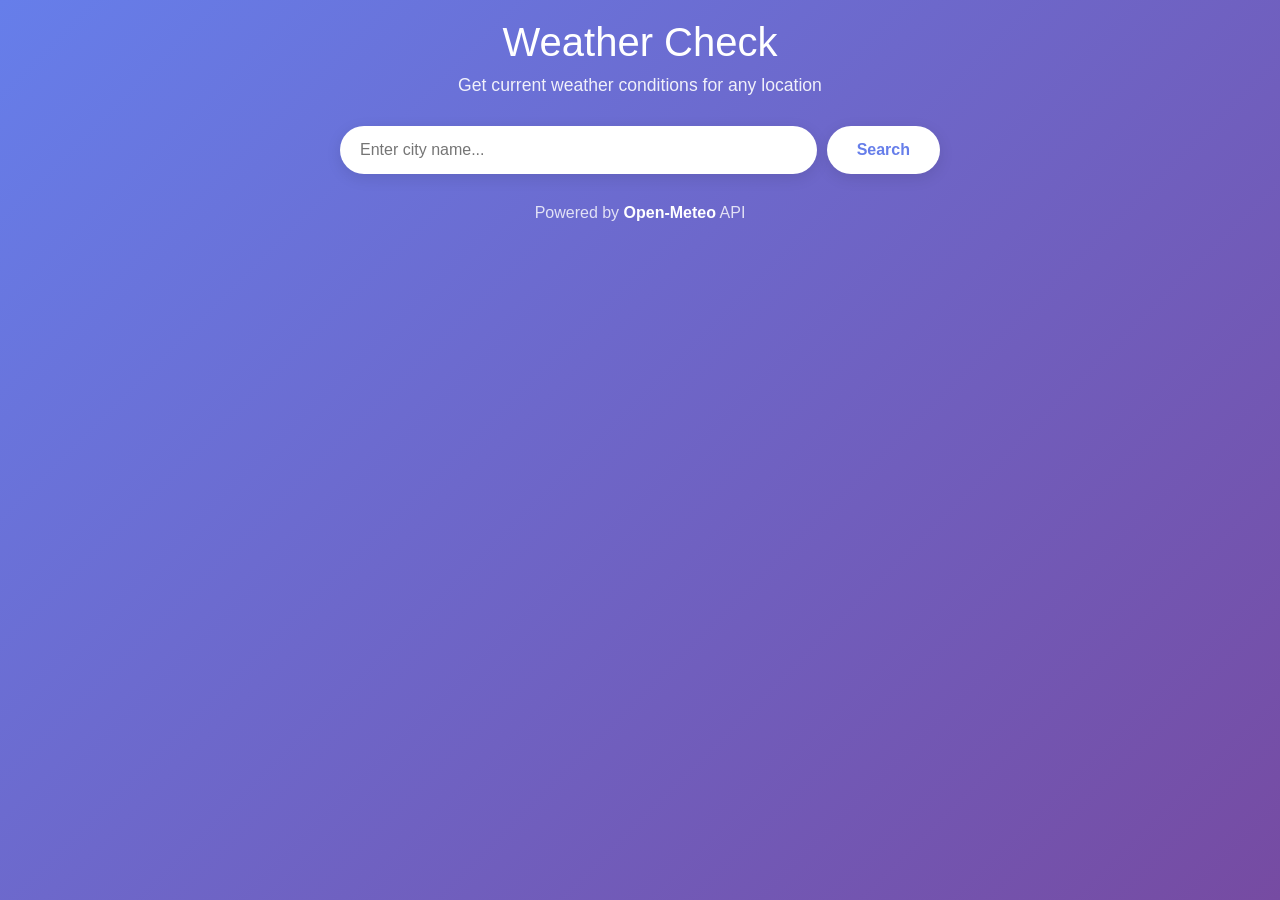
<file: index.html>
<!DOCTYPE html>
<html lang="en">
<head>
    <meta charset="UTF-8">
    <meta name="viewport" content="width=device-width, initial-scale=1.0">
    <title>Weather Check - Get Current Weather Anywhere</title>
    <link rel="stylesheet" href="style.css">
</head>
<body>
    <div class="container">
        <header>
            <h1>Weather Check</h1>
            <p class="subtitle">Get current weather conditions for any location</p>
        </header>

        <div class="search-box">
            <input type="text" id="cityInput" placeholder="Enter city name..." autocomplete="off">
            <button id="searchBtn">Search</button>
        </div>

        <div id="loading" class="loading hidden">
            <div class="spinner"></div>
            <p>Fetching weather data...</p>
        </div>

        <div id="error" class="error hidden"></div>

        <div id="weatherCard" class="weather-card hidden">
            <div class="weather-header">
                <h2 id="cityName"></h2>
                <p id="dateTime"></p>
            </div>

            <div class="weather-main">
                <div class="temperature">
                    <span id="temp"></span>
                    <span class="unit">°C</span>
                </div>
                <div class="weather-icon" id="weatherIcon"></div>
                <p id="condition"></p>
            </div>

            <div class="weather-details">
                <div class="detail-item">
                    <span class="label">Feels Like</span>
                    <span id="feelsLike" class="value"></span>
                </div>
                <div class="detail-item">
                    <span class="label">Humidity</span>
                    <span id="humidity" class="value"></span>
                </div>
                <div class="detail-item">
                    <span class="label">Wind</span>
                    <span id="wind" class="value"></span>
                </div>
                <div class="detail-item">
                    <span class="label">Precipitation</span>
                    <span id="precipitation" class="value"></span>
                </div>
            </div>

            <div class="forecast" id="forecast">
                <h3>7-Day Forecast</h3>
                <div class="forecast-items" id="forecastItems"></div>
            </div>
        </div>

        <footer>
            <p>Powered by <a href="https://open-meteo.com/" target="_blank">Open-Meteo</a> API</p>
        </footer>
    </div>

    <script src="app.js"></script>
</body>
</html>
</file>
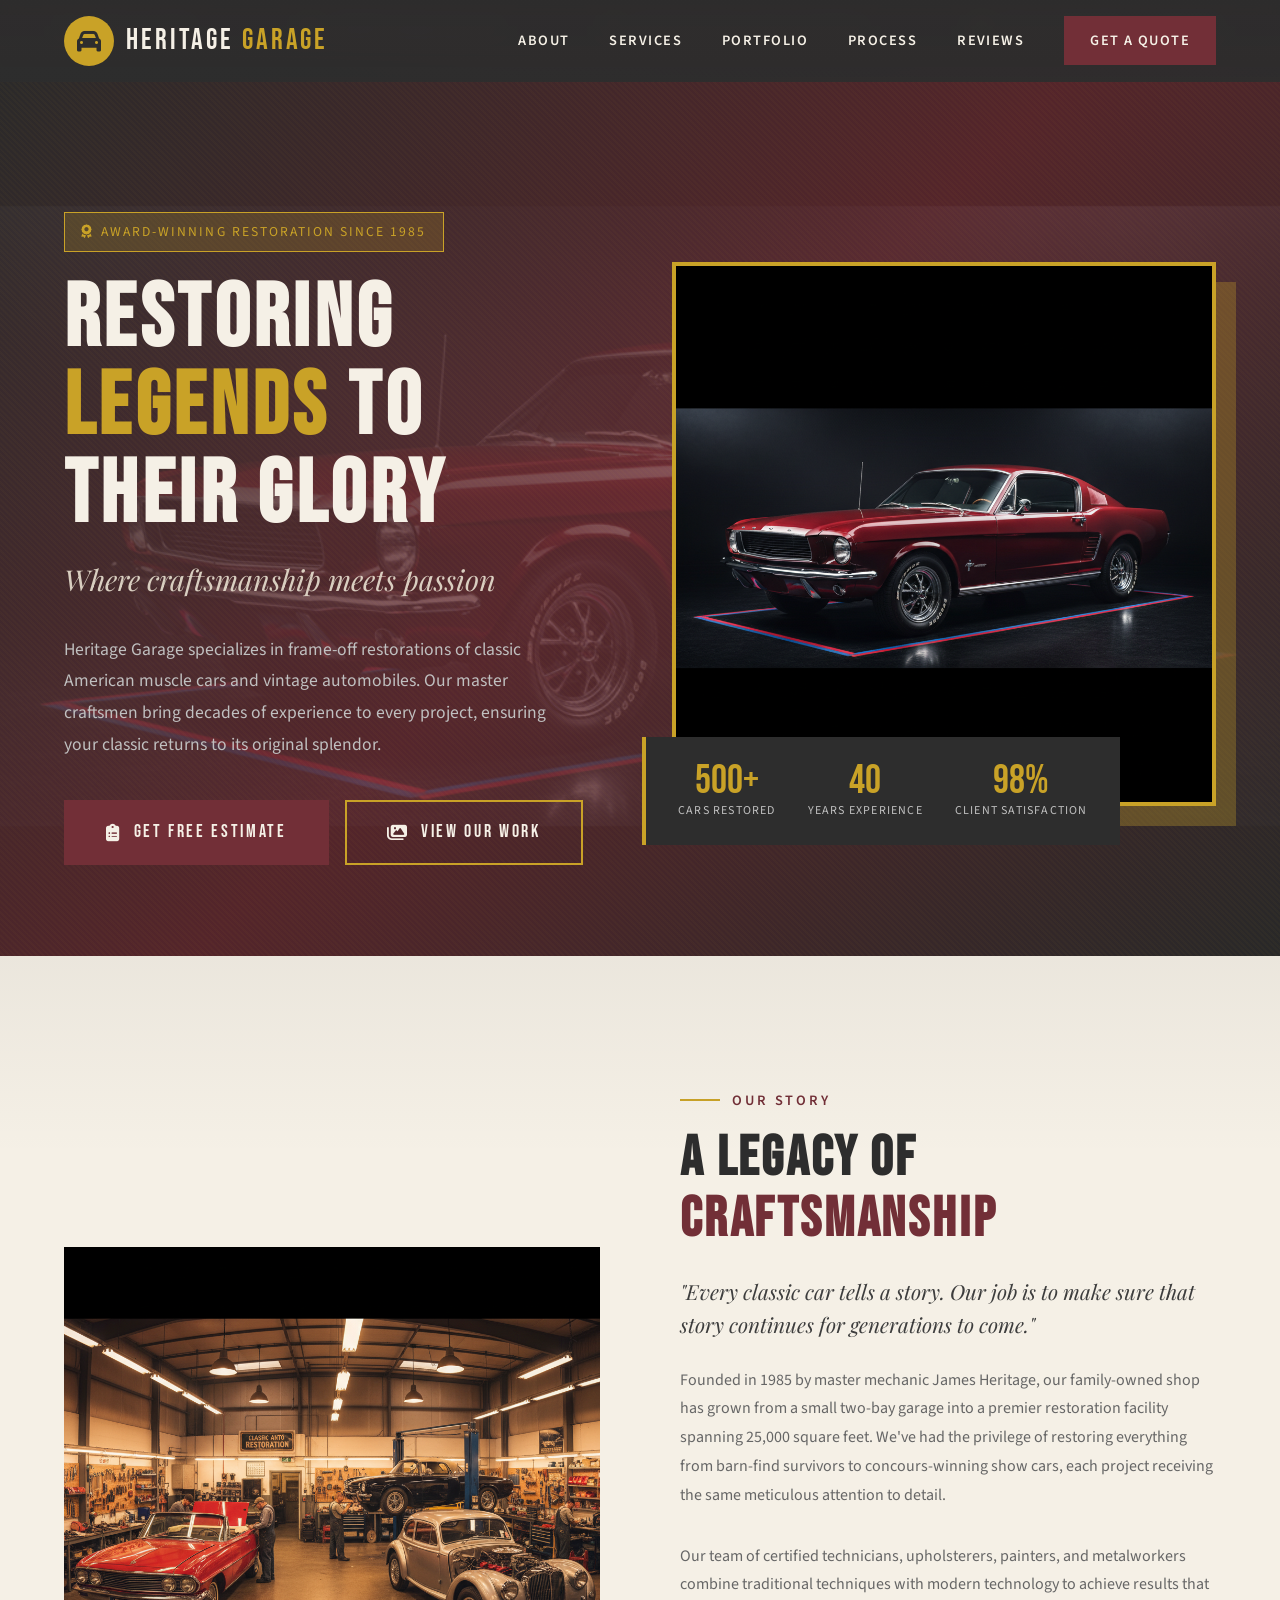
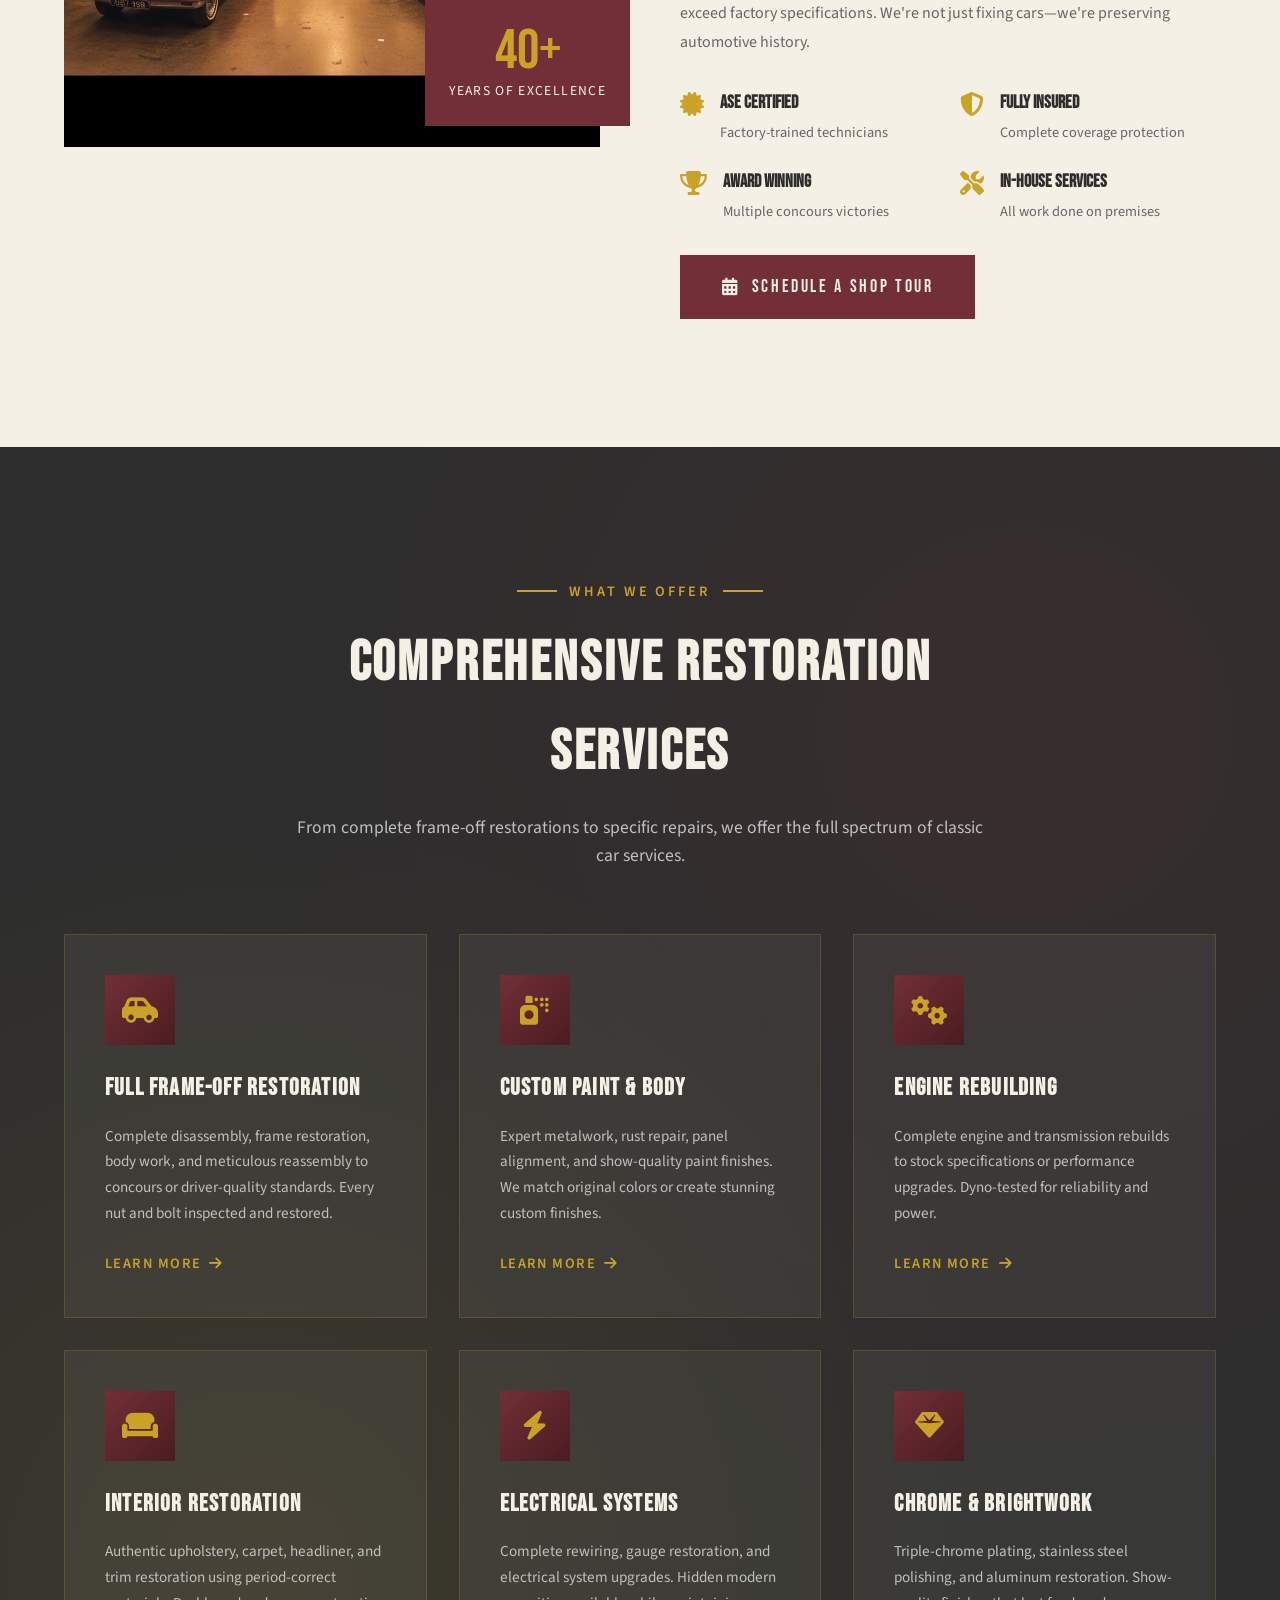
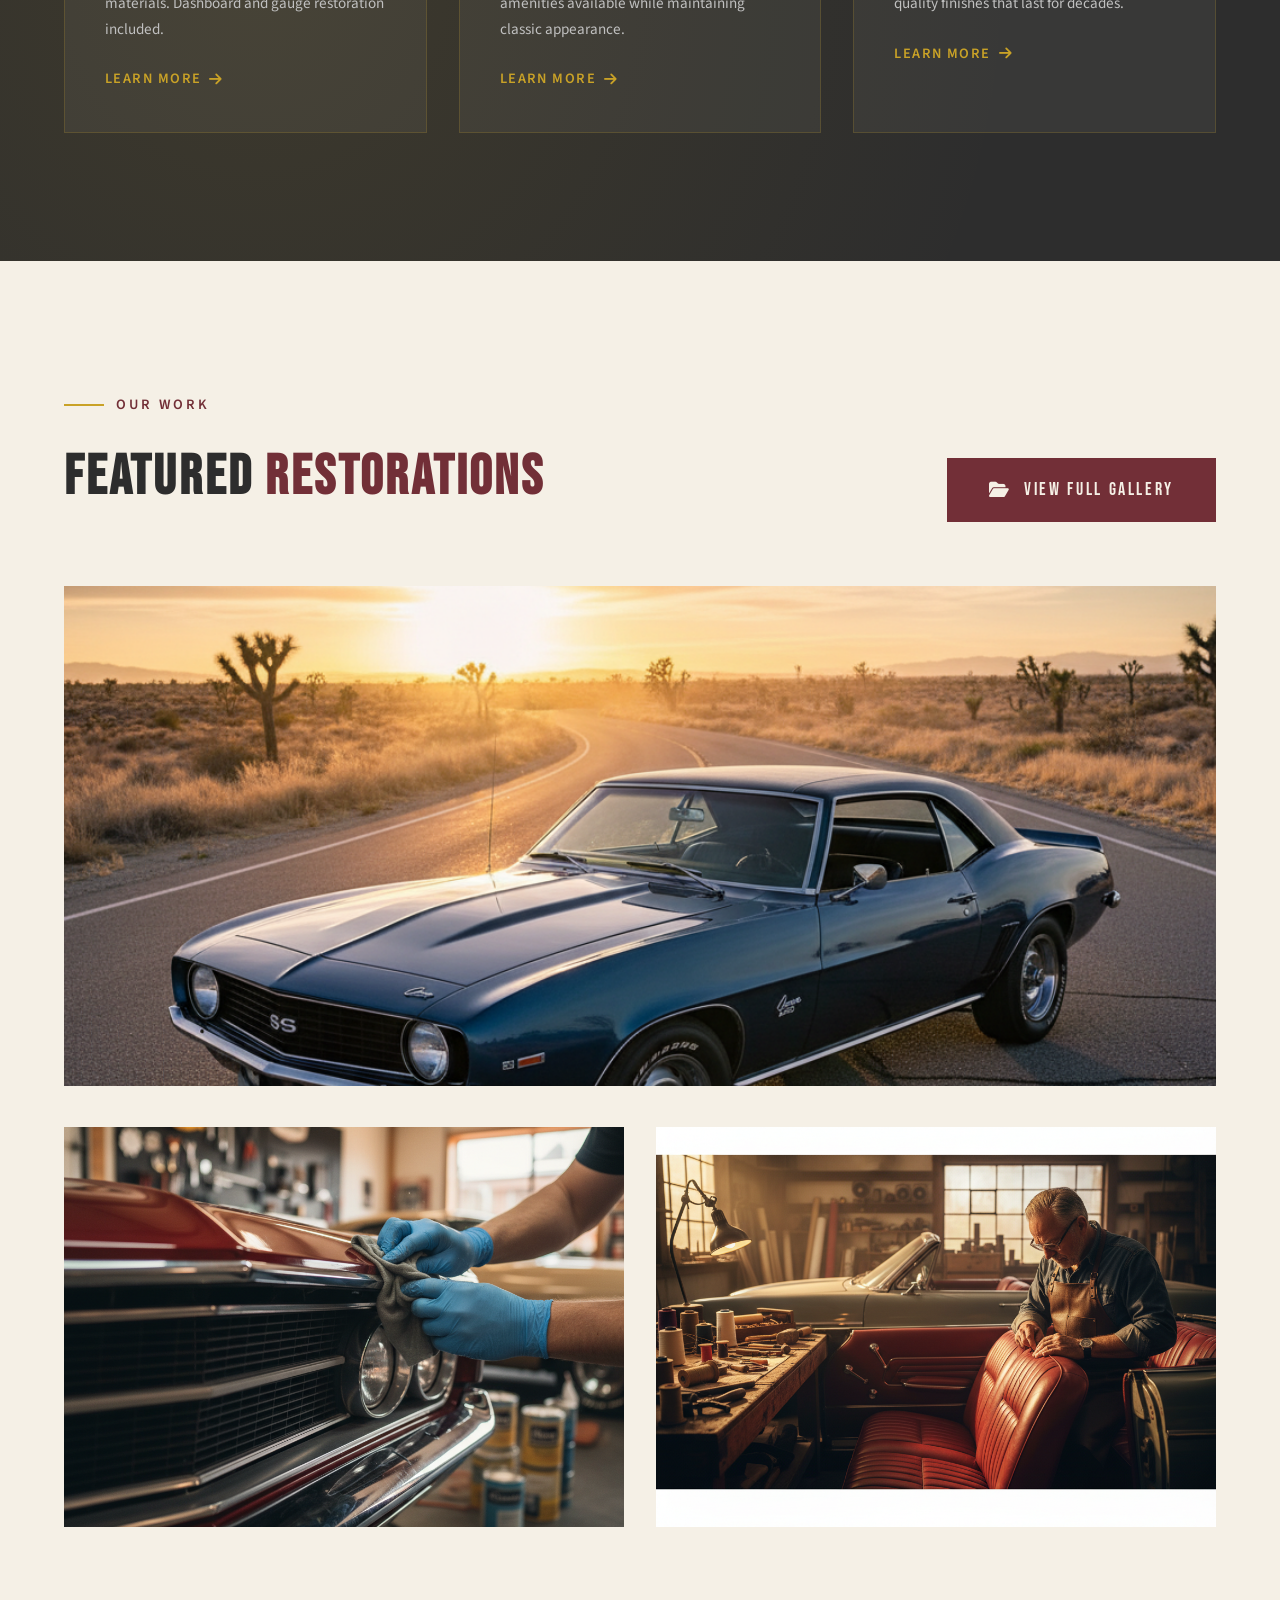
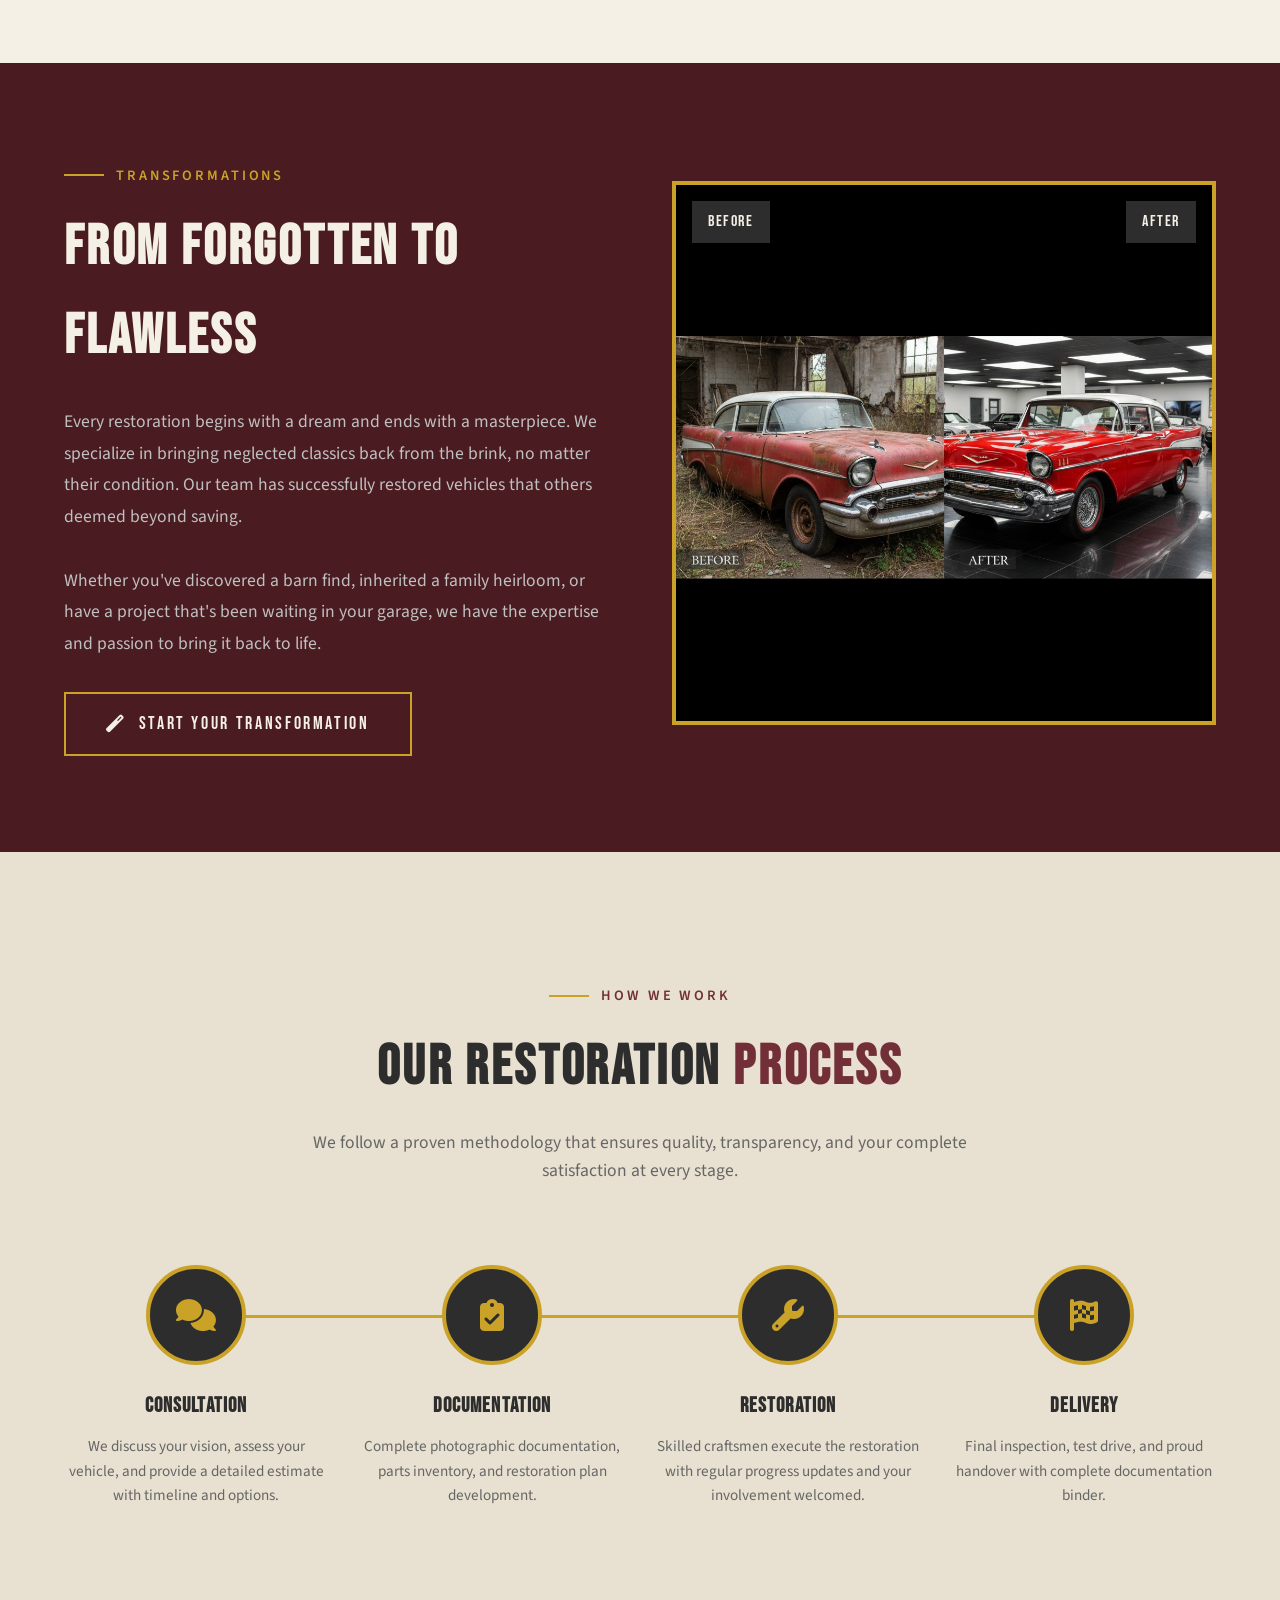
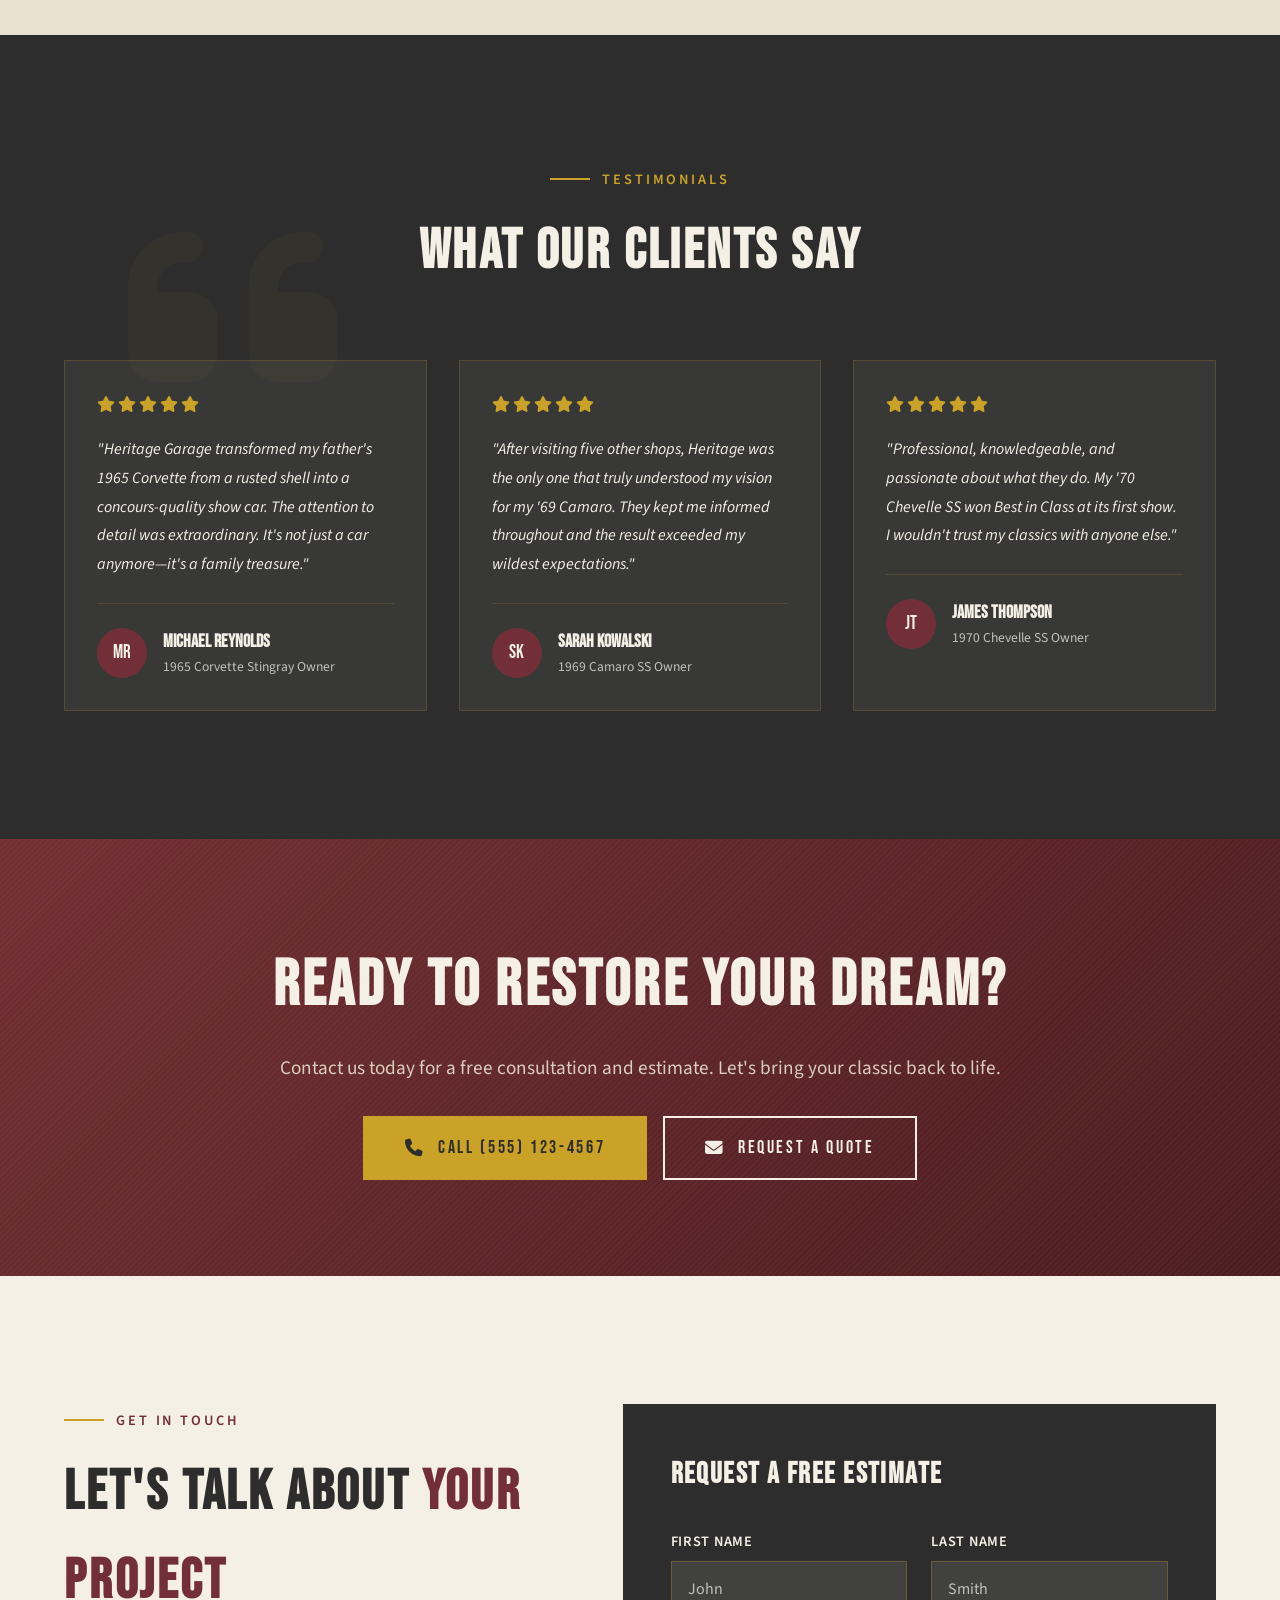
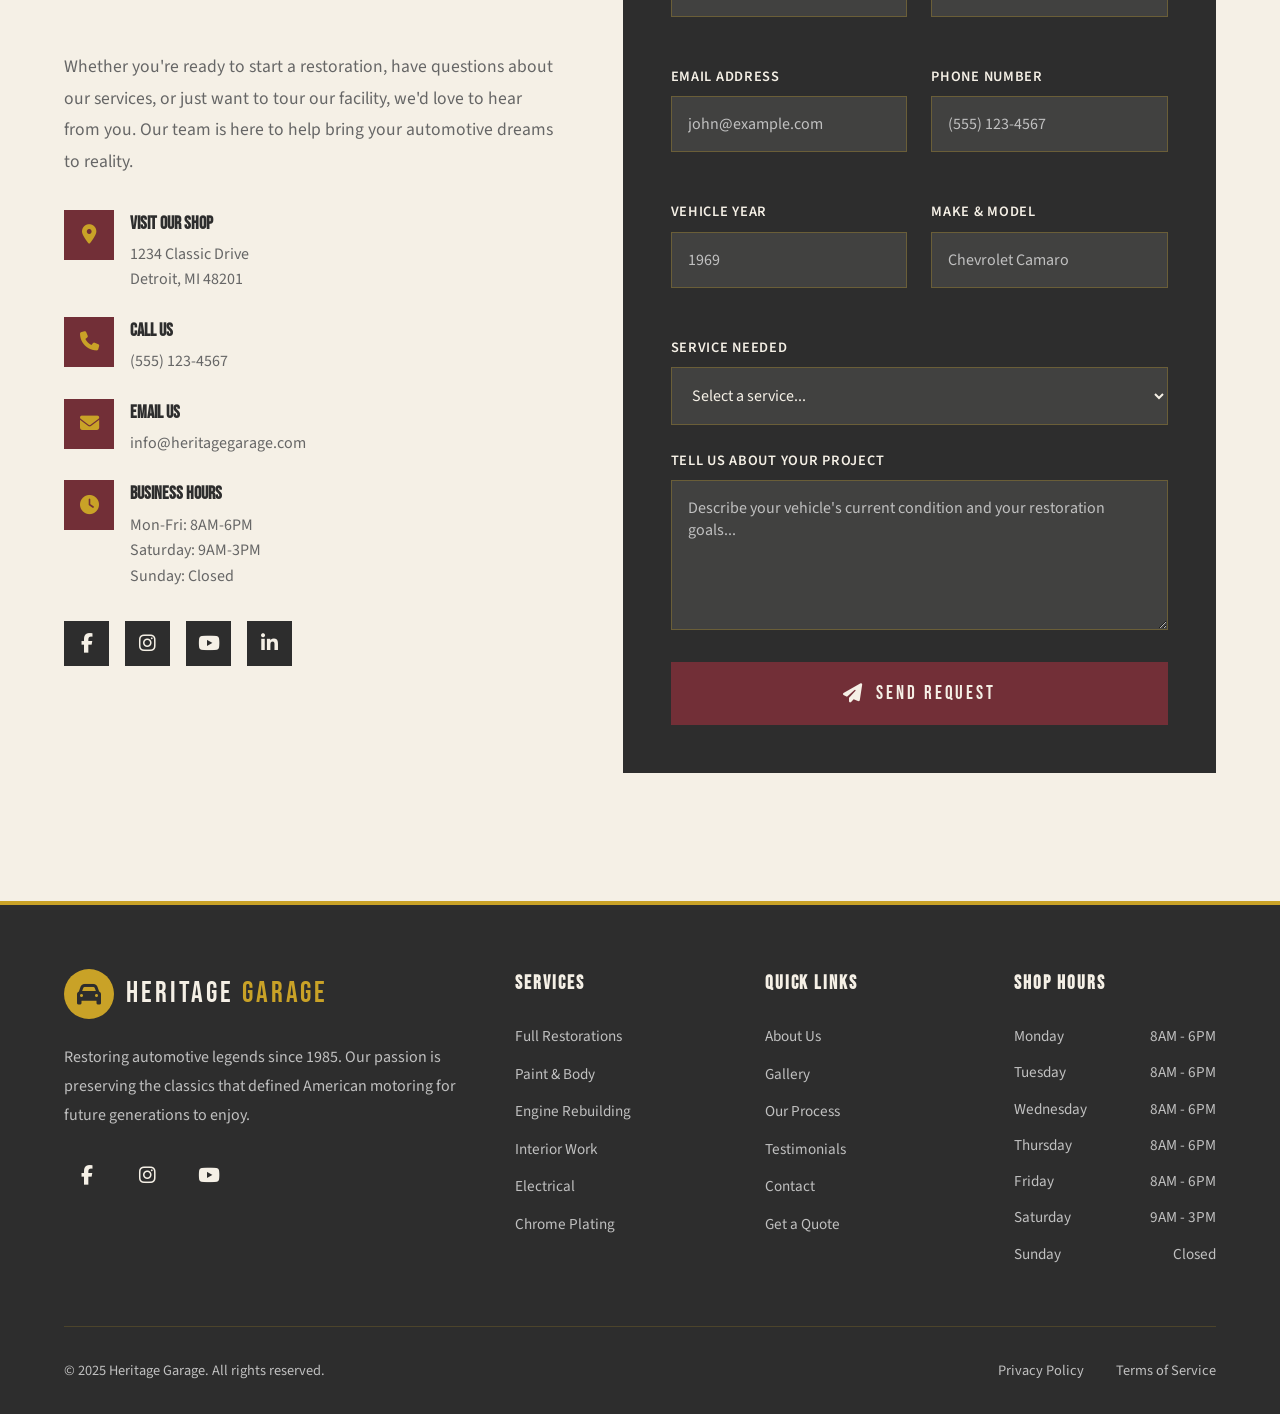
<file: classic-cars.html>
<!DOCTYPE html>
<html lang="en">
<head>
    <meta charset="UTF-8">
    <meta name="viewport" content="width=device-width, initial-scale=1.0">
    <meta name="description" content="Heritage Garage - Premier classic car restoration specialists. Expert restoration of vintage American muscle cars, European classics, and collector vehicles. Full frame-off restorations, engine rebuilds, custom paint, and interior restoration.">
    <meta name="keywords" content="classic car restoration, vintage car repair, muscle car restoration, antique auto restoration, classic Mustang restoration, Camaro restoration, classic car paint, classic car upholstery">
    <title>Heritage Garage | Classic Car Restoration Specialists</title>

    <!-- Fonts -->
    <link rel="preconnect" href="https://fonts.googleapis.com">
    <link rel="preconnect" href="https://fonts.gstatic.com" crossorigin>
    <link href="https://fonts.googleapis.com/css2?family=Bebas+Neue&family=Playfair+Display:ital,wght@0,400;0,600;1,400&family=Source+Sans+3:wght@300;400;600;700&display=swap" rel="stylesheet">

    <!-- Font Awesome -->
    <link rel="stylesheet" href="https://cdnjs.cloudflare.com/ajax/libs/font-awesome/6.5.1/css/all.min.css">

    <style>
        :root {
            --burgundy: #722F37;
            --burgundy-dark: #4A1C21;
            --burgundy-light: #8B3A44;
            --cream: #F5F0E6;
            --cream-dark: #E8E0D0;
            --brass: #C9A227;
            --brass-light: #D4B84A;
            --charcoal: #2D2D2D;
            --charcoal-light: #3D3D3D;
            --chrome: #C0C0C0;
            --white: #FFFFFF;
        }

        * {
            margin: 0;
            padding: 0;
            box-sizing: border-box;
        }

        html {
            scroll-behavior: smooth;
        }

        body {
            font-family: 'Source Sans 3', sans-serif;
            background-color: var(--cream);
            color: var(--charcoal);
            line-height: 1.6;
            overflow-x: hidden;
        }

        /* Typography */
        h1, h2, h3 {
            font-family: 'Bebas Neue', sans-serif;
            letter-spacing: 0.05em;
            text-transform: uppercase;
        }

        .accent-text {
            font-family: 'Playfair Display', serif;
            font-style: italic;
            text-transform: none;
            letter-spacing: 0;
        }

        /* Navigation */
        nav {
            position: fixed;
            top: 0;
            left: 0;
            right: 0;
            z-index: 1000;
            background: linear-gradient(180deg, rgba(45,45,45,0.98) 0%, rgba(45,45,45,0.95) 100%);
            backdrop-filter: blur(10px);
            padding: 0 5%;
            transition: all 0.3s ease;
        }

        nav.scrolled {
            box-shadow: 0 4px 30px rgba(0,0,0,0.3);
        }

        .nav-container {
            max-width: 1400px;
            margin: 0 auto;
            display: flex;
            justify-content: space-between;
            align-items: center;
            padding: 1rem 0;
        }

        .logo {
            display: flex;
            align-items: center;
            gap: 0.75rem;
            text-decoration: none;
        }

        .logo-icon {
            width: 50px;
            height: 50px;
            background: var(--brass);
            border-radius: 50%;
            display: flex;
            align-items: center;
            justify-content: center;
            font-size: 1.5rem;
            color: var(--charcoal);
        }

        .logo-text {
            font-family: 'Bebas Neue', sans-serif;
            font-size: 1.8rem;
            color: var(--cream);
            letter-spacing: 0.1em;
        }

        .logo-text span {
            color: var(--brass);
        }

        .nav-links {
            display: flex;
            gap: 2.5rem;
            list-style: none;
        }

        .nav-links a {
            color: var(--cream);
            text-decoration: none;
            font-size: 0.9rem;
            font-weight: 600;
            letter-spacing: 0.1em;
            text-transform: uppercase;
            transition: color 0.3s ease;
            position: relative;
        }

        .nav-links a::after {
            content: '';
            position: absolute;
            bottom: -5px;
            left: 0;
            width: 0;
            height: 2px;
            background: var(--brass);
            transition: width 0.3s ease;
        }

        .nav-links a:hover {
            color: var(--brass);
        }

        .nav-links a:hover::after {
            width: 100%;
        }

        .nav-cta {
            background: var(--burgundy);
            color: var(--cream) !important;
            padding: 0.75rem 1.5rem;
            border-radius: 0;
            border: 2px solid var(--burgundy);
            transition: all 0.3s ease !important;
        }

        .nav-cta:hover {
            background: transparent;
            color: var(--brass) !important;
            border-color: var(--brass);
        }

        .nav-cta::after {
            display: none !important;
        }

        .mobile-menu {
            display: none;
            background: none;
            border: none;
            color: var(--cream);
            font-size: 1.5rem;
            cursor: pointer;
        }

        /* Hero Section */
        .hero {
            min-height: 100vh;
            background: var(--charcoal);
            position: relative;
            display: flex;
            align-items: center;
            overflow: hidden;
        }

        .hero-bg {
            position: absolute;
            inset: 0;
            background: url('assets/hero-mustang.png') center center / cover no-repeat;
            opacity: 0.7;
        }

        .hero-overlay {
            position: absolute;
            inset: 0;
            background: linear-gradient(135deg, rgba(45,45,45,0.9) 0%, rgba(114,47,55,0.7) 50%, rgba(45,45,45,0.85) 100%);
        }

        .hero-pattern {
            position: absolute;
            inset: 0;
            background-image:
                repeating-linear-gradient(
                    45deg,
                    transparent,
                    transparent 2px,
                    rgba(201,162,39,0.03) 2px,
                    rgba(201,162,39,0.03) 4px
                );
        }

        .hero-content {
            position: relative;
            z-index: 10;
            max-width: 1400px;
            margin: 0 auto;
            padding: 8rem 5% 4rem;
            display: grid;
            grid-template-columns: 1fr 1fr;
            gap: 4rem;
            align-items: center;
        }

        .hero-text {
            animation: fadeInUp 1s ease-out;
        }

        .hero-badge {
            display: inline-flex;
            align-items: center;
            gap: 0.5rem;
            background: rgba(201,162,39,0.2);
            border: 1px solid var(--brass);
            padding: 0.5rem 1rem;
            margin-bottom: 1.5rem;
            font-size: 0.85rem;
            color: var(--brass);
            letter-spacing: 0.15em;
            text-transform: uppercase;
        }

        .hero h1 {
            font-size: clamp(3rem, 7vw, 5.5rem);
            color: var(--cream);
            line-height: 1;
            margin-bottom: 1rem;
        }

        .hero h1 span {
            color: var(--brass);
        }

        .hero-tagline {
            font-family: 'Playfair Display', serif;
            font-size: clamp(1.2rem, 2.5vw, 1.8rem);
            color: var(--cream-dark);
            font-style: italic;
            margin-bottom: 2rem;
            opacity: 0.9;
        }

        .hero-description {
            color: var(--chrome);
            font-size: 1.1rem;
            max-width: 500px;
            margin-bottom: 2.5rem;
            line-height: 1.8;
        }

        .hero-ctas {
            display: flex;
            gap: 1rem;
            flex-wrap: wrap;
        }

        .btn-primary {
            background: var(--burgundy);
            color: var(--cream);
            padding: 1rem 2.5rem;
            font-family: 'Bebas Neue', sans-serif;
            font-size: 1.1rem;
            letter-spacing: 0.15em;
            text-transform: uppercase;
            text-decoration: none;
            border: 2px solid var(--burgundy);
            transition: all 0.3s ease;
            display: inline-flex;
            align-items: center;
            gap: 0.75rem;
        }

        .btn-primary:hover {
            background: var(--burgundy-dark);
            border-color: var(--burgundy-dark);
            transform: translateY(-2px);
            box-shadow: 0 10px 30px rgba(114,47,55,0.4);
        }

        .btn-secondary {
            background: transparent;
            color: var(--cream);
            padding: 1rem 2.5rem;
            font-family: 'Bebas Neue', sans-serif;
            font-size: 1.1rem;
            letter-spacing: 0.15em;
            text-transform: uppercase;
            text-decoration: none;
            border: 2px solid var(--brass);
            transition: all 0.3s ease;
            display: inline-flex;
            align-items: center;
            gap: 0.75rem;
        }

        .btn-secondary:hover {
            background: var(--brass);
            color: var(--charcoal);
            transform: translateY(-2px);
        }

        .hero-image {
            position: relative;
            animation: fadeInRight 1s ease-out 0.3s both;
        }

        .hero-image img {
            width: 100%;
            height: auto;
            border: 4px solid var(--brass);
            box-shadow: 20px 20px 0 rgba(201,162,39,0.3);
        }

        .hero-stats {
            position: absolute;
            bottom: -30px;
            left: -30px;
            background: var(--charcoal);
            padding: 1.5rem 2rem;
            border-left: 4px solid var(--brass);
        }

        .hero-stats-grid {
            display: flex;
            gap: 2rem;
        }

        .stat {
            text-align: center;
        }

        .stat-number {
            font-family: 'Bebas Neue', sans-serif;
            font-size: 2.5rem;
            color: var(--brass);
            line-height: 1;
        }

        .stat-label {
            font-size: 0.75rem;
            color: var(--chrome);
            text-transform: uppercase;
            letter-spacing: 0.1em;
        }

        /* Contact Bar */
        .contact-bar {
            background: var(--burgundy-dark);
            padding: 1rem 5%;
        }

        .contact-bar-content {
            max-width: 1400px;
            margin: 0 auto;
            display: flex;
            justify-content: space-between;
            align-items: center;
            flex-wrap: wrap;
            gap: 1rem;
        }

        .contact-item {
            display: flex;
            align-items: center;
            gap: 0.75rem;
            color: var(--cream);
            text-decoration: none;
            font-size: 0.95rem;
            transition: color 0.3s ease;
        }

        .contact-item:hover {
            color: var(--brass);
        }

        .contact-item i {
            color: var(--brass);
            font-size: 1.1rem;
        }

        /* About Section */
        .about {
            padding: 8rem 5%;
            background: var(--cream);
            position: relative;
        }

        .about::before {
            content: '';
            position: absolute;
            top: 0;
            left: 0;
            right: 0;
            height: 200px;
            background: linear-gradient(180deg, var(--charcoal) 0%, transparent 100%);
            opacity: 0.05;
        }

        .about-container {
            max-width: 1400px;
            margin: 0 auto;
            display: grid;
            grid-template-columns: 1fr 1fr;
            gap: 5rem;
            align-items: center;
        }

        .about-image {
            position: relative;
        }

        .about-image img {
            width: 100%;
            height: 500px;
            object-fit: cover;
        }

        .about-image-accent {
            position: absolute;
            top: -20px;
            left: -20px;
            width: 100%;
            height: 100%;
            border: 3px solid var(--brass);
            z-index: -1;
        }

        .experience-badge {
            position: absolute;
            bottom: 30px;
            right: -30px;
            background: var(--burgundy);
            color: var(--cream);
            padding: 1.5rem;
            text-align: center;
        }

        .experience-badge .number {
            font-family: 'Bebas Neue', sans-serif;
            font-size: 3.5rem;
            color: var(--brass);
            line-height: 1;
        }

        .experience-badge .text {
            font-size: 0.85rem;
            text-transform: uppercase;
            letter-spacing: 0.1em;
        }

        .section-label {
            display: inline-flex;
            align-items: center;
            gap: 0.75rem;
            color: var(--burgundy);
            font-size: 0.9rem;
            font-weight: 600;
            letter-spacing: 0.2em;
            text-transform: uppercase;
            margin-bottom: 1rem;
        }

        .section-label::before {
            content: '';
            width: 40px;
            height: 2px;
            background: var(--brass);
        }

        .about-content h2 {
            font-size: clamp(2.5rem, 5vw, 3.5rem);
            color: var(--charcoal);
            margin-bottom: 1.5rem;
            line-height: 1.1;
        }

        .about-content h2 span {
            color: var(--burgundy);
        }

        .about-lead {
            font-family: 'Playfair Display', serif;
            font-size: 1.3rem;
            color: var(--charcoal-light);
            margin-bottom: 1.5rem;
            font-style: italic;
        }

        .about-text {
            color: #666;
            margin-bottom: 2rem;
            line-height: 1.8;
        }

        .about-features {
            display: grid;
            grid-template-columns: 1fr 1fr;
            gap: 1.5rem;
            margin-bottom: 2rem;
        }

        .about-feature {
            display: flex;
            align-items: flex-start;
            gap: 1rem;
        }

        .about-feature i {
            color: var(--brass);
            font-size: 1.5rem;
            margin-top: 0.2rem;
        }

        .about-feature h4 {
            font-family: 'Bebas Neue', sans-serif;
            font-size: 1.1rem;
            color: var(--charcoal);
            margin-bottom: 0.25rem;
        }

        .about-feature p {
            font-size: 0.9rem;
            color: #666;
        }

        /* Services Section */
        .services {
            padding: 8rem 5%;
            background: var(--charcoal);
            position: relative;
            overflow: hidden;
        }

        .services::before {
            content: '';
            position: absolute;
            top: 0;
            left: 0;
            right: 0;
            bottom: 0;
            background-image:
                radial-gradient(circle at 20% 80%, rgba(201,162,39,0.1) 0%, transparent 50%),
                radial-gradient(circle at 80% 20%, rgba(114,47,55,0.15) 0%, transparent 50%);
        }

        .services-container {
            max-width: 1400px;
            margin: 0 auto;
            position: relative;
            z-index: 1;
        }

        .services-header {
            text-align: center;
            max-width: 700px;
            margin: 0 auto 4rem;
        }

        .services-header .section-label {
            color: var(--brass);
            justify-content: center;
        }

        .services-header .section-label::before,
        .services-header .section-label::after {
            content: '';
            width: 40px;
            height: 2px;
            background: var(--brass);
        }

        .services-header h2 {
            font-size: clamp(2.5rem, 5vw, 3.5rem);
            color: var(--cream);
            margin-bottom: 1rem;
        }

        .services-header p {
            color: var(--chrome);
            font-size: 1.1rem;
        }

        .services-grid {
            display: grid;
            grid-template-columns: repeat(3, 1fr);
            gap: 2rem;
        }

        .service-card {
            background: rgba(245,240,230,0.05);
            border: 1px solid rgba(201,162,39,0.2);
            padding: 2.5rem;
            transition: all 0.4s ease;
            position: relative;
            overflow: hidden;
        }

        .service-card::before {
            content: '';
            position: absolute;
            top: 0;
            left: 0;
            width: 4px;
            height: 0;
            background: var(--brass);
            transition: height 0.4s ease;
        }

        .service-card:hover {
            background: rgba(245,240,230,0.1);
            transform: translateY(-10px);
            box-shadow: 0 20px 40px rgba(0,0,0,0.3);
        }

        .service-card:hover::before {
            height: 100%;
        }

        .service-icon {
            width: 70px;
            height: 70px;
            background: linear-gradient(135deg, var(--burgundy) 0%, var(--burgundy-dark) 100%);
            display: flex;
            align-items: center;
            justify-content: center;
            margin-bottom: 1.5rem;
        }

        .service-icon i {
            font-size: 1.8rem;
            color: var(--brass);
        }

        .service-card h3 {
            font-size: 1.5rem;
            color: var(--cream);
            margin-bottom: 1rem;
        }

        .service-card p {
            color: var(--chrome);
            font-size: 0.95rem;
            line-height: 1.7;
            margin-bottom: 1.5rem;
        }

        .service-link {
            color: var(--brass);
            text-decoration: none;
            font-size: 0.9rem;
            font-weight: 600;
            letter-spacing: 0.1em;
            text-transform: uppercase;
            display: inline-flex;
            align-items: center;
            gap: 0.5rem;
            transition: gap 0.3s ease;
        }

        .service-link:hover {
            gap: 1rem;
        }

        /* Portfolio Section */
        .portfolio {
            padding: 8rem 5%;
            background: var(--cream);
        }

        .portfolio-container {
            max-width: 1400px;
            margin: 0 auto;
        }

        .portfolio-header {
            display: flex;
            justify-content: space-between;
            align-items: flex-end;
            margin-bottom: 4rem;
            flex-wrap: wrap;
            gap: 2rem;
        }

        .portfolio-header-text h2 {
            font-size: clamp(2.5rem, 5vw, 3.5rem);
            color: var(--charcoal);
        }

        .portfolio-header-text h2 span {
            color: var(--burgundy);
        }

        .portfolio-grid {
            display: grid;
            grid-template-columns: repeat(2, 1fr);
            gap: 2rem;
        }

        .portfolio-item {
            position: relative;
            overflow: hidden;
            cursor: pointer;
        }

        .portfolio-item.featured {
            grid-column: span 2;
        }

        .portfolio-item img {
            width: 100%;
            height: 400px;
            object-fit: cover;
            transition: transform 0.6s ease;
        }

        .portfolio-item.featured img {
            height: 500px;
        }

        .portfolio-item:hover img {
            transform: scale(1.05);
        }

        .portfolio-overlay {
            position: absolute;
            inset: 0;
            background: linear-gradient(0deg, rgba(45,45,45,0.95) 0%, rgba(45,45,45,0.3) 50%, transparent 100%);
            display: flex;
            flex-direction: column;
            justify-content: flex-end;
            padding: 2rem;
            opacity: 0;
            transition: opacity 0.4s ease;
        }

        .portfolio-item:hover .portfolio-overlay {
            opacity: 1;
        }

        .portfolio-tag {
            background: var(--brass);
            color: var(--charcoal);
            padding: 0.25rem 0.75rem;
            font-size: 0.75rem;
            font-weight: 600;
            text-transform: uppercase;
            letter-spacing: 0.1em;
            display: inline-block;
            margin-bottom: 0.75rem;
            width: fit-content;
        }

        .portfolio-overlay h3 {
            font-size: 1.8rem;
            color: var(--cream);
            margin-bottom: 0.5rem;
        }

        .portfolio-overlay p {
            color: var(--chrome);
            font-size: 0.95rem;
        }

        /* Before/After Feature */
        .before-after {
            padding: 6rem 5%;
            background: var(--burgundy-dark);
            position: relative;
        }

        .before-after-container {
            max-width: 1400px;
            margin: 0 auto;
            display: grid;
            grid-template-columns: 1fr 1fr;
            gap: 4rem;
            align-items: center;
        }

        .before-after-content {
            color: var(--cream);
        }

        .before-after-content .section-label {
            color: var(--brass);
        }

        .before-after-content h2 {
            font-size: clamp(2.5rem, 5vw, 3.5rem);
            margin-bottom: 1.5rem;
        }

        .before-after-content p {
            color: var(--chrome);
            font-size: 1.1rem;
            line-height: 1.8;
            margin-bottom: 2rem;
        }

        .before-after-image {
            position: relative;
        }

        .before-after-image img {
            width: 100%;
            height: auto;
            border: 4px solid var(--brass);
        }

        .ba-labels {
            position: absolute;
            top: 20px;
            left: 0;
            right: 0;
            display: flex;
            justify-content: space-between;
            padding: 0 20px;
        }

        .ba-label {
            background: var(--charcoal);
            color: var(--cream);
            padding: 0.5rem 1rem;
            font-family: 'Bebas Neue', sans-serif;
            font-size: 1rem;
            letter-spacing: 0.1em;
        }

        /* Process Section */
        .process {
            padding: 8rem 5%;
            background: var(--cream-dark);
        }

        .process-container {
            max-width: 1400px;
            margin: 0 auto;
        }

        .process-header {
            text-align: center;
            max-width: 700px;
            margin: 0 auto 5rem;
        }

        .process-header h2 {
            font-size: clamp(2.5rem, 5vw, 3.5rem);
            color: var(--charcoal);
            margin-bottom: 1rem;
        }

        .process-header h2 span {
            color: var(--burgundy);
        }

        .process-header p {
            color: #666;
            font-size: 1.1rem;
        }

        .process-timeline {
            display: grid;
            grid-template-columns: repeat(4, 1fr);
            gap: 2rem;
            position: relative;
        }

        .process-timeline::before {
            content: '';
            position: absolute;
            top: 50px;
            left: 12.5%;
            right: 12.5%;
            height: 3px;
            background: var(--brass);
            z-index: 0;
        }

        .process-step {
            text-align: center;
            position: relative;
            z-index: 1;
        }

        .step-number {
            width: 100px;
            height: 100px;
            background: var(--charcoal);
            border: 4px solid var(--brass);
            border-radius: 50%;
            display: flex;
            align-items: center;
            justify-content: center;
            margin: 0 auto 1.5rem;
            font-family: 'Bebas Neue', sans-serif;
            font-size: 2.5rem;
            color: var(--brass);
            position: relative;
        }

        .step-number i {
            font-size: 2rem;
        }

        .process-step h3 {
            font-size: 1.3rem;
            color: var(--charcoal);
            margin-bottom: 0.75rem;
        }

        .process-step p {
            color: #666;
            font-size: 0.95rem;
            line-height: 1.6;
        }

        /* Testimonials Section */
        .testimonials {
            padding: 8rem 5%;
            background: var(--charcoal);
            position: relative;
        }

        .testimonials::before {
            content: '\f10d';
            font-family: 'Font Awesome 6 Free';
            font-weight: 900;
            position: absolute;
            top: 80px;
            left: 10%;
            font-size: 15rem;
            color: rgba(201,162,39,0.05);
        }

        .testimonials-container {
            max-width: 1200px;
            margin: 0 auto;
            position: relative;
            z-index: 1;
        }

        .testimonials-header {
            text-align: center;
            margin-bottom: 4rem;
        }

        .testimonials-header .section-label {
            color: var(--brass);
            justify-content: center;
        }

        .testimonials-header h2 {
            font-size: clamp(2.5rem, 5vw, 3.5rem);
            color: var(--cream);
        }

        .testimonials-grid {
            display: grid;
            grid-template-columns: repeat(3, 1fr);
            gap: 2rem;
        }

        .testimonial-card {
            background: rgba(245,240,230,0.05);
            border: 1px solid rgba(201,162,39,0.2);
            padding: 2rem;
            position: relative;
        }

        .testimonial-rating {
            color: var(--brass);
            margin-bottom: 1rem;
            font-size: 1rem;
        }

        .testimonial-text {
            color: var(--cream);
            font-size: 1rem;
            line-height: 1.8;
            margin-bottom: 1.5rem;
            font-style: italic;
        }

        .testimonial-author {
            display: flex;
            align-items: center;
            gap: 1rem;
            padding-top: 1.5rem;
            border-top: 1px solid rgba(201,162,39,0.2);
        }

        .author-avatar {
            width: 50px;
            height: 50px;
            background: var(--burgundy);
            border-radius: 50%;
            display: flex;
            align-items: center;
            justify-content: center;
            font-family: 'Bebas Neue', sans-serif;
            font-size: 1.2rem;
            color: var(--cream);
        }

        .author-info h4 {
            font-family: 'Bebas Neue', sans-serif;
            color: var(--cream);
            font-size: 1.1rem;
        }

        .author-info p {
            color: var(--chrome);
            font-size: 0.85rem;
        }

        /* CTA Section */
        .cta {
            padding: 6rem 5%;
            background: linear-gradient(135deg, var(--burgundy) 0%, var(--burgundy-dark) 100%);
            text-align: center;
            position: relative;
            overflow: hidden;
        }

        .cta::before {
            content: '';
            position: absolute;
            inset: 0;
            background-image:
                repeating-linear-gradient(
                    -45deg,
                    transparent,
                    transparent 2px,
                    rgba(201,162,39,0.05) 2px,
                    rgba(201,162,39,0.05) 4px
                );
        }

        .cta-container {
            max-width: 800px;
            margin: 0 auto;
            position: relative;
            z-index: 1;
        }

        .cta h2 {
            font-size: clamp(2.5rem, 5vw, 4rem);
            color: var(--cream);
            margin-bottom: 1rem;
        }

        .cta p {
            color: var(--cream-dark);
            font-size: 1.2rem;
            margin-bottom: 2rem;
            opacity: 0.9;
        }

        .cta-buttons {
            display: flex;
            justify-content: center;
            gap: 1rem;
            flex-wrap: wrap;
        }

        .cta .btn-primary {
            background: var(--brass);
            color: var(--charcoal);
            border-color: var(--brass);
        }

        .cta .btn-primary:hover {
            background: var(--brass-light);
            border-color: var(--brass-light);
        }

        .cta .btn-secondary {
            border-color: var(--cream);
        }

        .cta .btn-secondary:hover {
            background: var(--cream);
            color: var(--burgundy);
        }

        /* Contact Section */
        .contact {
            padding: 8rem 5%;
            background: var(--cream);
        }

        .contact-container {
            max-width: 1400px;
            margin: 0 auto;
            display: grid;
            grid-template-columns: 1fr 1.2fr;
            gap: 4rem;
        }

        .contact-info h2 {
            font-size: clamp(2.5rem, 5vw, 3.5rem);
            color: var(--charcoal);
            margin-bottom: 1.5rem;
        }

        .contact-info h2 span {
            color: var(--burgundy);
        }

        .contact-info > p {
            color: #666;
            font-size: 1.1rem;
            line-height: 1.8;
            margin-bottom: 2rem;
        }

        .contact-details {
            display: flex;
            flex-direction: column;
            gap: 1.5rem;
            margin-bottom: 2rem;
        }

        .contact-detail {
            display: flex;
            align-items: flex-start;
            gap: 1rem;
        }

        .contact-detail-icon {
            width: 50px;
            height: 50px;
            background: var(--burgundy);
            display: flex;
            align-items: center;
            justify-content: center;
            flex-shrink: 0;
        }

        .contact-detail-icon i {
            color: var(--brass);
            font-size: 1.2rem;
        }

        .contact-detail-text h4 {
            font-family: 'Bebas Neue', sans-serif;
            font-size: 1.1rem;
            color: var(--charcoal);
            margin-bottom: 0.25rem;
        }

        .contact-detail-text p,
        .contact-detail-text a {
            color: #666;
            text-decoration: none;
            transition: color 0.3s ease;
        }

        .contact-detail-text a:hover {
            color: var(--burgundy);
        }

        .social-links {
            display: flex;
            gap: 1rem;
        }

        .social-link {
            width: 45px;
            height: 45px;
            background: var(--charcoal);
            display: flex;
            align-items: center;
            justify-content: center;
            color: var(--cream);
            font-size: 1.2rem;
            text-decoration: none;
            transition: all 0.3s ease;
        }

        .social-link:hover {
            background: var(--burgundy);
            color: var(--brass);
        }

        .contact-form {
            background: var(--charcoal);
            padding: 3rem;
        }

        .contact-form h3 {
            font-size: 1.8rem;
            color: var(--cream);
            margin-bottom: 2rem;
        }

        .form-row {
            display: grid;
            grid-template-columns: 1fr 1fr;
            gap: 1.5rem;
            margin-bottom: 1.5rem;
        }

        .form-group {
            margin-bottom: 1.5rem;
        }

        .form-group label {
            display: block;
            color: var(--cream);
            font-size: 0.9rem;
            font-weight: 600;
            letter-spacing: 0.05em;
            text-transform: uppercase;
            margin-bottom: 0.5rem;
        }

        .form-group input,
        .form-group select,
        .form-group textarea {
            width: 100%;
            padding: 1rem;
            background: rgba(245,240,230,0.1);
            border: 1px solid rgba(201,162,39,0.3);
            color: var(--cream);
            font-family: 'Source Sans 3', sans-serif;
            font-size: 1rem;
            transition: all 0.3s ease;
        }

        .form-group input::placeholder,
        .form-group textarea::placeholder {
            color: var(--chrome);
        }

        .form-group input:focus,
        .form-group select:focus,
        .form-group textarea:focus {
            outline: none;
            border-color: var(--brass);
            background: rgba(245,240,230,0.15);
        }

        .form-group textarea {
            min-height: 150px;
            resize: vertical;
        }

        .form-group select {
            cursor: pointer;
        }

        .form-group select option {
            background: var(--charcoal);
        }

        .submit-btn {
            width: 100%;
            background: var(--burgundy);
            color: var(--cream);
            padding: 1.25rem;
            border: none;
            font-family: 'Bebas Neue', sans-serif;
            font-size: 1.2rem;
            letter-spacing: 0.15em;
            text-transform: uppercase;
            cursor: pointer;
            transition: all 0.3s ease;
            display: flex;
            align-items: center;
            justify-content: center;
            gap: 0.75rem;
        }

        .submit-btn:hover {
            background: var(--burgundy-light);
        }

        /* Footer */
        footer {
            background: var(--charcoal);
            padding: 4rem 5% 2rem;
            border-top: 4px solid var(--brass);
        }

        .footer-container {
            max-width: 1400px;
            margin: 0 auto;
        }

        .footer-main {
            display: grid;
            grid-template-columns: 2fr 1fr 1fr 1fr;
            gap: 3rem;
            margin-bottom: 3rem;
        }

        .footer-brand .logo {
            margin-bottom: 1.5rem;
        }

        .footer-brand p {
            color: var(--chrome);
            line-height: 1.8;
            margin-bottom: 1.5rem;
        }

        .footer-column h4 {
            font-family: 'Bebas Neue', sans-serif;
            font-size: 1.2rem;
            color: var(--cream);
            margin-bottom: 1.5rem;
            letter-spacing: 0.1em;
        }

        .footer-column ul {
            list-style: none;
        }

        .footer-column li {
            margin-bottom: 0.75rem;
        }

        .footer-column a {
            color: var(--chrome);
            text-decoration: none;
            transition: color 0.3s ease;
            font-size: 0.95rem;
        }

        .footer-column a:hover {
            color: var(--brass);
        }

        .footer-hours li {
            display: flex;
            justify-content: space-between;
            color: var(--chrome);
            font-size: 0.95rem;
        }

        .footer-bottom {
            padding-top: 2rem;
            border-top: 1px solid rgba(201,162,39,0.2);
            display: flex;
            justify-content: space-between;
            align-items: center;
            flex-wrap: wrap;
            gap: 1rem;
        }

        .footer-bottom p {
            color: var(--chrome);
            font-size: 0.9rem;
        }

        .footer-legal {
            display: flex;
            gap: 2rem;
        }

        .footer-legal a {
            color: var(--chrome);
            text-decoration: none;
            font-size: 0.9rem;
            transition: color 0.3s ease;
        }

        .footer-legal a:hover {
            color: var(--brass);
        }

        /* Animations */
        @keyframes fadeInUp {
            from {
                opacity: 0;
                transform: translateY(30px);
            }
            to {
                opacity: 1;
                transform: translateY(0);
            }
        }

        @keyframes fadeInRight {
            from {
                opacity: 0;
                transform: translateX(30px);
            }
            to {
                opacity: 1;
                transform: translateX(0);
            }
        }

        /* Responsive */
        @media (max-width: 1024px) {
            .hero-content {
                grid-template-columns: 1fr;
                text-align: center;
            }

            .hero-image {
                display: none;
            }

            .hero-description {
                margin-left: auto;
                margin-right: auto;
            }

            .hero-ctas {
                justify-content: center;
            }

            .about-container,
            .before-after-container,
            .contact-container {
                grid-template-columns: 1fr;
            }

            .services-grid {
                grid-template-columns: repeat(2, 1fr);
            }

            .portfolio-grid {
                grid-template-columns: 1fr;
            }

            .portfolio-item.featured {
                grid-column: span 1;
            }

            .process-timeline {
                grid-template-columns: repeat(2, 1fr);
            }

            .process-timeline::before {
                display: none;
            }

            .testimonials-grid {
                grid-template-columns: 1fr;
            }

            .footer-main {
                grid-template-columns: repeat(2, 1fr);
            }
        }

        @media (max-width: 768px) {
            .nav-links {
                display: none;
                position: absolute;
                top: 100%;
                left: 0;
                right: 0;
                background: var(--charcoal);
                flex-direction: column;
                padding: 2rem;
                gap: 1.5rem;
            }

            .nav-links.active {
                display: flex;
            }

            .mobile-menu {
                display: block;
            }

            .services-grid {
                grid-template-columns: 1fr;
            }

            .process-timeline {
                grid-template-columns: 1fr;
            }

            .form-row {
                grid-template-columns: 1fr;
            }

            .footer-main {
                grid-template-columns: 1fr;
            }

            .about-features {
                grid-template-columns: 1fr;
            }

            .hero-stats {
                position: relative;
                bottom: auto;
                left: auto;
                margin-top: 2rem;
            }

            .experience-badge {
                right: 0;
            }
        }

        @media (max-width: 480px) {
            .contact-bar-content {
                flex-direction: column;
                text-align: center;
            }

            .hero-badge {
                font-size: 0.75rem;
            }

            .btn-primary,
            .btn-secondary {
                width: 100%;
                justify-content: center;
            }

            .hero-stats-grid {
                flex-direction: column;
                gap: 1rem;
            }

            .cta-buttons {
                flex-direction: column;
            }
        }
    </style>
</head>
<body>
    <!-- Navigation -->
    <nav id="navbar">
        <div class="nav-container">
            <a href="#" class="logo">
                <div class="logo-icon">
                    <i class="fas fa-car"></i>
                </div>
                <span class="logo-text">Heritage <span>Garage</span></span>
            </a>
            <ul class="nav-links" id="navLinks">
                <li><a href="#about">About</a></li>
                <li><a href="#services">Services</a></li>
                <li><a href="#portfolio">Portfolio</a></li>
                <li><a href="#process">Process</a></li>
                <li><a href="#testimonials">Reviews</a></li>
                <li><a href="#contact" class="nav-cta">Get a Quote</a></li>
            </ul>
            <button class="mobile-menu" id="mobileMenu" aria-label="Toggle menu">
                <i class="fas fa-bars"></i>
            </button>
        </div>
    </nav>

    <!-- Contact Bar -->
    <div class="contact-bar">
        <div class="contact-bar-content">
            <a href="tel:+15551234567" class="contact-item">
                <i class="fas fa-phone"></i>
                <span>(555) 123-4567</span>
            </a>
            <a href="mailto:info@heritagegarage.com" class="contact-item">
                <i class="fas fa-envelope"></i>
                <span>info@heritagegarage.com</span>
            </a>
            <a href="#contact" class="contact-item">
                <i class="fas fa-map-marker-alt"></i>
                <span>1234 Classic Drive, Detroit, MI 48201</span>
            </a>
            <div class="contact-item">
                <i class="fas fa-clock"></i>
                <span>Mon-Fri: 8AM-6PM | Sat: 9AM-3PM</span>
            </div>
        </div>
    </div>

    <!-- Hero Section -->
    <section class="hero">
        <div class="hero-bg"></div>
        <div class="hero-overlay"></div>
        <div class="hero-pattern"></div>
        <div class="hero-content">
            <div class="hero-text">
                <div class="hero-badge">
                    <i class="fas fa-award"></i>
                    Award-Winning Restoration Since 1985
                </div>
                <h1>Restoring <span>Legends</span> To Their Glory</h1>
                <p class="hero-tagline">Where craftsmanship meets passion</p>
                <p class="hero-description">
                    Heritage Garage specializes in frame-off restorations of classic American muscle cars and vintage automobiles. Our master craftsmen bring decades of experience to every project, ensuring your classic returns to its original splendor.
                </p>
                <div class="hero-ctas">
                    <a href="#contact" class="btn-primary">
                        <i class="fas fa-clipboard-list"></i>
                        Get Free Estimate
                    </a>
                    <a href="#portfolio" class="btn-secondary">
                        <i class="fas fa-images"></i>
                        View Our Work
                    </a>
                </div>
            </div>
            <div class="hero-image">
                <img src="assets/hero-mustang.png" alt="Restored 1967 Ford Mustang Fastback in burgundy">
                <div class="hero-stats">
                    <div class="hero-stats-grid">
                        <div class="stat">
                            <div class="stat-number">500+</div>
                            <div class="stat-label">Cars Restored</div>
                        </div>
                        <div class="stat">
                            <div class="stat-number">40</div>
                            <div class="stat-label">Years Experience</div>
                        </div>
                        <div class="stat">
                            <div class="stat-number">98%</div>
                            <div class="stat-label">Client Satisfaction</div>
                        </div>
                    </div>
                </div>
            </div>
        </div>
    </section>

    <!-- About Section -->
    <section class="about" id="about">
        <div class="about-container">
            <div class="about-image">
                <img src="assets/workshop.png" alt="Heritage Garage workshop interior">
                <div class="about-image-accent"></div>
                <div class="experience-badge">
                    <div class="number">40+</div>
                    <div class="text">Years of Excellence</div>
                </div>
            </div>
            <div class="about-content">
                <div class="section-label">Our Story</div>
                <h2>A Legacy of <span>Craftsmanship</span></h2>
                <p class="about-lead">
                    "Every classic car tells a story. Our job is to make sure that story continues for generations to come."
                </p>
                <p class="about-text">
                    Founded in 1985 by master mechanic James Heritage, our family-owned shop has grown from a small two-bay garage into a premier restoration facility spanning 25,000 square feet. We've had the privilege of restoring everything from barn-find survivors to concours-winning show cars, each project receiving the same meticulous attention to detail.
                </p>
                <p class="about-text">
                    Our team of certified technicians, upholsterers, painters, and metalworkers combine traditional techniques with modern technology to achieve results that exceed factory specifications. We're not just fixing cars—we're preserving automotive history.
                </p>
                <div class="about-features">
                    <div class="about-feature">
                        <i class="fas fa-certificate"></i>
                        <div>
                            <h4>ASE Certified</h4>
                            <p>Factory-trained technicians</p>
                        </div>
                    </div>
                    <div class="about-feature">
                        <i class="fas fa-shield-alt"></i>
                        <div>
                            <h4>Fully Insured</h4>
                            <p>Complete coverage protection</p>
                        </div>
                    </div>
                    <div class="about-feature">
                        <i class="fas fa-trophy"></i>
                        <div>
                            <h4>Award Winning</h4>
                            <p>Multiple concours victories</p>
                        </div>
                    </div>
                    <div class="about-feature">
                        <i class="fas fa-tools"></i>
                        <div>
                            <h4>In-House Services</h4>
                            <p>All work done on premises</p>
                        </div>
                    </div>
                </div>
                <a href="#contact" class="btn-primary">
                    <i class="fas fa-calendar-alt"></i>
                    Schedule a Shop Tour
                </a>
            </div>
        </div>
    </section>

    <!-- Services Section -->
    <section class="services" id="services">
        <div class="services-container">
            <div class="services-header">
                <div class="section-label">What We Offer</div>
                <h2>Comprehensive Restoration Services</h2>
                <p>From complete frame-off restorations to specific repairs, we offer the full spectrum of classic car services.</p>
            </div>
            <div class="services-grid">
                <div class="service-card">
                    <div class="service-icon">
                        <i class="fas fa-car-side"></i>
                    </div>
                    <h3>Full Frame-Off Restoration</h3>
                    <p>Complete disassembly, frame restoration, body work, and meticulous reassembly to concours or driver-quality standards. Every nut and bolt inspected and restored.</p>
                    <a href="#contact" class="service-link">
                        Learn More <i class="fas fa-arrow-right"></i>
                    </a>
                </div>
                <div class="service-card">
                    <div class="service-icon">
                        <i class="fas fa-spray-can"></i>
                    </div>
                    <h3>Custom Paint & Body</h3>
                    <p>Expert metalwork, rust repair, panel alignment, and show-quality paint finishes. We match original colors or create stunning custom finishes.</p>
                    <a href="#contact" class="service-link">
                        Learn More <i class="fas fa-arrow-right"></i>
                    </a>
                </div>
                <div class="service-card">
                    <div class="service-icon">
                        <i class="fas fa-cogs"></i>
                    </div>
                    <h3>Engine Rebuilding</h3>
                    <p>Complete engine and transmission rebuilds to stock specifications or performance upgrades. Dyno-tested for reliability and power.</p>
                    <a href="#contact" class="service-link">
                        Learn More <i class="fas fa-arrow-right"></i>
                    </a>
                </div>
                <div class="service-card">
                    <div class="service-icon">
                        <i class="fas fa-couch"></i>
                    </div>
                    <h3>Interior Restoration</h3>
                    <p>Authentic upholstery, carpet, headliner, and trim restoration using period-correct materials. Dashboard and gauge restoration included.</p>
                    <a href="#contact" class="service-link">
                        Learn More <i class="fas fa-arrow-right"></i>
                    </a>
                </div>
                <div class="service-card">
                    <div class="service-icon">
                        <i class="fas fa-bolt"></i>
                    </div>
                    <h3>Electrical Systems</h3>
                    <p>Complete rewiring, gauge restoration, and electrical system upgrades. Hidden modern amenities available while maintaining classic appearance.</p>
                    <a href="#contact" class="service-link">
                        Learn More <i class="fas fa-arrow-right"></i>
                    </a>
                </div>
                <div class="service-card">
                    <div class="service-icon">
                        <i class="fas fa-gem"></i>
                    </div>
                    <h3>Chrome & Brightwork</h3>
                    <p>Triple-chrome plating, stainless steel polishing, and aluminum restoration. Show-quality finishes that last for decades.</p>
                    <a href="#contact" class="service-link">
                        Learn More <i class="fas fa-arrow-right"></i>
                    </a>
                </div>
            </div>
        </div>
    </section>

    <!-- Portfolio Section -->
    <section class="portfolio" id="portfolio">
        <div class="portfolio-container">
            <div class="portfolio-header">
                <div class="portfolio-header-text">
                    <div class="section-label">Our Work</div>
                    <h2>Featured <span>Restorations</span></h2>
                </div>
                <a href="#contact" class="btn-primary">
                    <i class="fas fa-folder-open"></i>
                    View Full Gallery
                </a>
            </div>
            <div class="portfolio-grid">
                <div class="portfolio-item featured">
                    <img src="assets/camaro-blue.png" alt="Restored 1969 Chevrolet Camaro SS">
                    <div class="portfolio-overlay">
                        <span class="portfolio-tag">Complete Restoration</span>
                        <h3>1969 Chevrolet Camaro SS</h3>
                        <p>Full frame-off restoration with matching numbers 396 big block. Concours gold winner at Bloomington Gold.</p>
                    </div>
                </div>
                <div class="portfolio-item">
                    <img src="assets/chrome-detail.png" alt="Chrome detail work on vintage car">
                    <div class="portfolio-overlay">
                        <span class="portfolio-tag">Detail Work</span>
                        <h3>Master Craftsmanship</h3>
                        <p>Every piece of chrome and brightwork restored to perfection by our skilled artisans.</p>
                    </div>
                </div>
                <div class="portfolio-item">
                    <img src="assets/upholstery.png" alt="Interior upholstery restoration">
                    <div class="portfolio-overlay">
                        <span class="portfolio-tag">Interior Restoration</span>
                        <h3>Authentic Upholstery</h3>
                        <p>Hand-stitched leather interiors using period-correct materials and techniques.</p>
                    </div>
                </div>
            </div>
        </div>
    </section>

    <!-- Before/After Section -->
    <section class="before-after">
        <div class="before-after-container">
            <div class="before-after-content">
                <div class="section-label">Transformations</div>
                <h2>From Forgotten to Flawless</h2>
                <p>
                    Every restoration begins with a dream and ends with a masterpiece. We specialize in bringing neglected classics back from the brink, no matter their condition. Our team has successfully restored vehicles that others deemed beyond saving.
                </p>
                <p>
                    Whether you've discovered a barn find, inherited a family heirloom, or have a project that's been waiting in your garage, we have the expertise and passion to bring it back to life.
                </p>
                <a href="#contact" class="btn-secondary" style="border-color: var(--brass); color: var(--cream);">
                    <i class="fas fa-magic"></i>
                    Start Your Transformation
                </a>
            </div>
            <div class="before-after-image">
                <img src="assets/before-after.png" alt="Before and after classic car restoration">
                <div class="ba-labels">
                    <span class="ba-label">Before</span>
                    <span class="ba-label">After</span>
                </div>
            </div>
        </div>
    </section>

    <!-- Process Section -->
    <section class="process" id="process">
        <div class="process-container">
            <div class="process-header">
                <div class="section-label">How We Work</div>
                <h2>Our Restoration <span>Process</span></h2>
                <p>We follow a proven methodology that ensures quality, transparency, and your complete satisfaction at every stage.</p>
            </div>
            <div class="process-timeline">
                <div class="process-step">
                    <div class="step-number">
                        <i class="fas fa-comments"></i>
                    </div>
                    <h3>Consultation</h3>
                    <p>We discuss your vision, assess your vehicle, and provide a detailed estimate with timeline and options.</p>
                </div>
                <div class="process-step">
                    <div class="step-number">
                        <i class="fas fa-clipboard-check"></i>
                    </div>
                    <h3>Documentation</h3>
                    <p>Complete photographic documentation, parts inventory, and restoration plan development.</p>
                </div>
                <div class="process-step">
                    <div class="step-number">
                        <i class="fas fa-wrench"></i>
                    </div>
                    <h3>Restoration</h3>
                    <p>Skilled craftsmen execute the restoration with regular progress updates and your involvement welcomed.</p>
                </div>
                <div class="process-step">
                    <div class="step-number">
                        <i class="fas fa-flag-checkered"></i>
                    </div>
                    <h3>Delivery</h3>
                    <p>Final inspection, test drive, and proud handover with complete documentation binder.</p>
                </div>
            </div>
        </div>
    </section>

    <!-- Testimonials Section -->
    <section class="testimonials" id="testimonials">
        <div class="testimonials-container">
            <div class="testimonials-header">
                <div class="section-label">Testimonials</div>
                <h2>What Our Clients Say</h2>
            </div>
            <div class="testimonials-grid">
                <div class="testimonial-card">
                    <div class="testimonial-rating">
                        <i class="fas fa-star"></i>
                        <i class="fas fa-star"></i>
                        <i class="fas fa-star"></i>
                        <i class="fas fa-star"></i>
                        <i class="fas fa-star"></i>
                    </div>
                    <p class="testimonial-text">
                        "Heritage Garage transformed my father's 1965 Corvette from a rusted shell into a concours-quality show car. The attention to detail was extraordinary. It's not just a car anymore—it's a family treasure."
                    </p>
                    <div class="testimonial-author">
                        <div class="author-avatar">MR</div>
                        <div class="author-info">
                            <h4>Michael Reynolds</h4>
                            <p>1965 Corvette Stingray Owner</p>
                        </div>
                    </div>
                </div>
                <div class="testimonial-card">
                    <div class="testimonial-rating">
                        <i class="fas fa-star"></i>
                        <i class="fas fa-star"></i>
                        <i class="fas fa-star"></i>
                        <i class="fas fa-star"></i>
                        <i class="fas fa-star"></i>
                    </div>
                    <p class="testimonial-text">
                        "After visiting five other shops, Heritage was the only one that truly understood my vision for my '69 Camaro. They kept me informed throughout and the result exceeded my wildest expectations."
                    </p>
                    <div class="testimonial-author">
                        <div class="author-avatar">SK</div>
                        <div class="author-info">
                            <h4>Sarah Kowalski</h4>
                            <p>1969 Camaro SS Owner</p>
                        </div>
                    </div>
                </div>
                <div class="testimonial-card">
                    <div class="testimonial-rating">
                        <i class="fas fa-star"></i>
                        <i class="fas fa-star"></i>
                        <i class="fas fa-star"></i>
                        <i class="fas fa-star"></i>
                        <i class="fas fa-star"></i>
                    </div>
                    <p class="testimonial-text">
                        "Professional, knowledgeable, and passionate about what they do. My '70 Chevelle SS won Best in Class at its first show. I wouldn't trust my classics with anyone else."
                    </p>
                    <div class="testimonial-author">
                        <div class="author-avatar">JT</div>
                        <div class="author-info">
                            <h4>James Thompson</h4>
                            <p>1970 Chevelle SS Owner</p>
                        </div>
                    </div>
                </div>
            </div>
        </div>
    </section>

    <!-- CTA Section -->
    <section class="cta">
        <div class="cta-container">
            <h2>Ready to Restore Your Dream?</h2>
            <p>Contact us today for a free consultation and estimate. Let's bring your classic back to life.</p>
            <div class="cta-buttons">
                <a href="tel:+15551234567" class="btn-primary">
                    <i class="fas fa-phone"></i>
                    Call (555) 123-4567
                </a>
                <a href="#contact" class="btn-secondary">
                    <i class="fas fa-envelope"></i>
                    Request a Quote
                </a>
            </div>
        </div>
    </section>

    <!-- Contact Section -->
    <section class="contact" id="contact">
        <div class="contact-container">
            <div class="contact-info">
                <div class="section-label">Get In Touch</div>
                <h2>Let's Talk About <span>Your Project</span></h2>
                <p>
                    Whether you're ready to start a restoration, have questions about our services, or just want to tour our facility, we'd love to hear from you. Our team is here to help bring your automotive dreams to reality.
                </p>
                <div class="contact-details">
                    <div class="contact-detail">
                        <div class="contact-detail-icon">
                            <i class="fas fa-map-marker-alt"></i>
                        </div>
                        <div class="contact-detail-text">
                            <h4>Visit Our Shop</h4>
                            <p>1234 Classic Drive<br>Detroit, MI 48201</p>
                        </div>
                    </div>
                    <div class="contact-detail">
                        <div class="contact-detail-icon">
                            <i class="fas fa-phone"></i>
                        </div>
                        <div class="contact-detail-text">
                            <h4>Call Us</h4>
                            <a href="tel:+15551234567">(555) 123-4567</a>
                        </div>
                    </div>
                    <div class="contact-detail">
                        <div class="contact-detail-icon">
                            <i class="fas fa-envelope"></i>
                        </div>
                        <div class="contact-detail-text">
                            <h4>Email Us</h4>
                            <a href="mailto:info@heritagegarage.com">info@heritagegarage.com</a>
                        </div>
                    </div>
                    <div class="contact-detail">
                        <div class="contact-detail-icon">
                            <i class="fas fa-clock"></i>
                        </div>
                        <div class="contact-detail-text">
                            <h4>Business Hours</h4>
                            <p>Mon-Fri: 8AM-6PM<br>Saturday: 9AM-3PM<br>Sunday: Closed</p>
                        </div>
                    </div>
                </div>
                <div class="social-links">
                    <a href="#" class="social-link" aria-label="Facebook">
                        <i class="fab fa-facebook-f"></i>
                    </a>
                    <a href="#" class="social-link" aria-label="Instagram">
                        <i class="fab fa-instagram"></i>
                    </a>
                    <a href="#" class="social-link" aria-label="YouTube">
                        <i class="fab fa-youtube"></i>
                    </a>
                    <a href="#" class="social-link" aria-label="LinkedIn">
                        <i class="fab fa-linkedin-in"></i>
                    </a>
                </div>
            </div>
            <div class="contact-form">
                <h3>Request a Free Estimate</h3>
                <form id="quoteForm">
                    <div class="form-row">
                        <div class="form-group">
                            <label for="firstName">First Name</label>
                            <input type="text" id="firstName" name="firstName" placeholder="John" required>
                        </div>
                        <div class="form-group">
                            <label for="lastName">Last Name</label>
                            <input type="text" id="lastName" name="lastName" placeholder="Smith" required>
                        </div>
                    </div>
                    <div class="form-row">
                        <div class="form-group">
                            <label for="email">Email Address</label>
                            <input type="email" id="email" name="email" placeholder="john@example.com" required>
                        </div>
                        <div class="form-group">
                            <label for="phone">Phone Number</label>
                            <input type="tel" id="phone" name="phone" placeholder="(555) 123-4567">
                        </div>
                    </div>
                    <div class="form-row">
                        <div class="form-group">
                            <label for="vehicleYear">Vehicle Year</label>
                            <input type="text" id="vehicleYear" name="vehicleYear" placeholder="1969">
                        </div>
                        <div class="form-group">
                            <label for="vehicleMakeModel">Make & Model</label>
                            <input type="text" id="vehicleMakeModel" name="vehicleMakeModel" placeholder="Chevrolet Camaro">
                        </div>
                    </div>
                    <div class="form-group">
                        <label for="serviceType">Service Needed</label>
                        <select id="serviceType" name="serviceType">
                            <option value="">Select a service...</option>
                            <option value="full-restoration">Full Frame-Off Restoration</option>
                            <option value="partial-restoration">Partial Restoration</option>
                            <option value="paint-body">Paint & Body Work</option>
                            <option value="engine">Engine Rebuilding</option>
                            <option value="interior">Interior Restoration</option>
                            <option value="electrical">Electrical Systems</option>
                            <option value="chrome">Chrome & Brightwork</option>
                            <option value="consultation">Consultation Only</option>
                            <option value="other">Other</option>
                        </select>
                    </div>
                    <div class="form-group">
                        <label for="message">Tell Us About Your Project</label>
                        <textarea id="message" name="message" placeholder="Describe your vehicle's current condition and your restoration goals..."></textarea>
                    </div>
                    <button type="submit" class="submit-btn">
                        <i class="fas fa-paper-plane"></i>
                        Send Request
                    </button>
                </form>
            </div>
        </div>
    </section>

    <!-- Footer -->
    <footer>
        <div class="footer-container">
            <div class="footer-main">
                <div class="footer-brand">
                    <a href="#" class="logo">
                        <div class="logo-icon">
                            <i class="fas fa-car"></i>
                        </div>
                        <span class="logo-text">Heritage <span>Garage</span></span>
                    </a>
                    <p>
                        Restoring automotive legends since 1985. Our passion is preserving the classics that defined American motoring for future generations to enjoy.
                    </p>
                    <div class="social-links">
                        <a href="#" class="social-link" aria-label="Facebook">
                            <i class="fab fa-facebook-f"></i>
                        </a>
                        <a href="#" class="social-link" aria-label="Instagram">
                            <i class="fab fa-instagram"></i>
                        </a>
                        <a href="#" class="social-link" aria-label="YouTube">
                            <i class="fab fa-youtube"></i>
                        </a>
                    </div>
                </div>
                <div class="footer-column">
                    <h4>Services</h4>
                    <ul>
                        <li><a href="#services">Full Restorations</a></li>
                        <li><a href="#services">Paint & Body</a></li>
                        <li><a href="#services">Engine Rebuilding</a></li>
                        <li><a href="#services">Interior Work</a></li>
                        <li><a href="#services">Electrical</a></li>
                        <li><a href="#services">Chrome Plating</a></li>
                    </ul>
                </div>
                <div class="footer-column">
                    <h4>Quick Links</h4>
                    <ul>
                        <li><a href="#about">About Us</a></li>
                        <li><a href="#portfolio">Gallery</a></li>
                        <li><a href="#process">Our Process</a></li>
                        <li><a href="#testimonials">Testimonials</a></li>
                        <li><a href="#contact">Contact</a></li>
                        <li><a href="#contact">Get a Quote</a></li>
                    </ul>
                </div>
                <div class="footer-column">
                    <h4>Shop Hours</h4>
                    <ul class="footer-hours">
                        <li><span>Monday</span><span>8AM - 6PM</span></li>
                        <li><span>Tuesday</span><span>8AM - 6PM</span></li>
                        <li><span>Wednesday</span><span>8AM - 6PM</span></li>
                        <li><span>Thursday</span><span>8AM - 6PM</span></li>
                        <li><span>Friday</span><span>8AM - 6PM</span></li>
                        <li><span>Saturday</span><span>9AM - 3PM</span></li>
                        <li><span>Sunday</span><span>Closed</span></li>
                    </ul>
                </div>
            </div>
            <div class="footer-bottom">
                <p>&copy; 2025 Heritage Garage. All rights reserved.</p>
                <div class="footer-legal">
                    <a href="#">Privacy Policy</a>
                    <a href="#">Terms of Service</a>
                </div>
            </div>
        </div>
    </footer>

    <script>
        // Navbar scroll effect
        const navbar = document.getElementById('navbar');
        window.addEventListener('scroll', () => {
            if (window.scrollY > 100) {
                navbar.classList.add('scrolled');
            } else {
                navbar.classList.remove('scrolled');
            }
        });

        // Smooth scroll for anchor links
        document.querySelectorAll('a[href^="#"]').forEach(anchor => {
            anchor.addEventListener('click', function (e) {
                e.preventDefault();
                const target = document.querySelector(this.getAttribute('href'));
                if (target) {
                    target.scrollIntoView({
                        behavior: 'smooth',
                        block: 'start'
                    });
                    // Close mobile menu if open
                    document.getElementById('navLinks').classList.remove('active');
                }
            });
        });

        // Form submission
        document.getElementById('quoteForm').addEventListener('submit', function(e) {
            e.preventDefault();
            alert('Thank you for your inquiry! We will contact you within 24 hours to discuss your restoration project.');
            this.reset();
        });

        // Mobile menu toggle
        const mobileMenu = document.getElementById('mobileMenu');
        const navLinks = document.getElementById('navLinks');

        mobileMenu.addEventListener('click', () => {
            navLinks.classList.toggle('active');
            const icon = mobileMenu.querySelector('i');
            if (navLinks.classList.contains('active')) {
                icon.classList.remove('fa-bars');
                icon.classList.add('fa-times');
            } else {
                icon.classList.remove('fa-times');
                icon.classList.add('fa-bars');
            }
        });

        // Intersection Observer for animations
        const observerOptions = {
            threshold: 0.1,
            rootMargin: '0px 0px -50px 0px'
        };

        const observer = new IntersectionObserver((entries) => {
            entries.forEach(entry => {
                if (entry.isIntersecting) {
                    entry.target.style.opacity = '1';
                    entry.target.style.transform = 'translateY(0)';
                }
            });
        }, observerOptions);

        document.querySelectorAll('.service-card, .portfolio-item, .testimonial-card, .process-step').forEach(el => {
            el.style.opacity = '0';
            el.style.transform = 'translateY(30px)';
            el.style.transition = 'opacity 0.6s ease, transform 0.6s ease';
            observer.observe(el);
        });
    </script>
</body>
</html>
</file>
<file: style.css>
* {
    margin: 0;
    padding: 0;
    box-sizing: border-box;
}

body {
    font-family: 'Segoe UI', Tahoma, Geneva, Verdana, sans-serif;
    background: linear-gradient(135deg, #667eea 0%, #764ba2 100%);
    min-height: 100vh;
    padding: 20px;
}

.container {
    max-width: 600px;
    margin: 0 auto;
}

header {
    text-align: center;
    color: white;
    margin-bottom: 30px;
}

header h1 {
    font-size: 2.5rem;
    font-weight: 300;
    margin-bottom: 10px;
}

header .subtitle {
    opacity: 0.9;
    font-size: 1.1rem;
}

.search-box {
    display: flex;
    gap: 10px;
    margin-bottom: 30px;
}

.search-box input {
    flex: 1;
    padding: 15px 20px;
    border: none;
    border-radius: 50px;
    font-size: 1rem;
    outline: none;
    box-shadow: 0 4px 15px rgba(0, 0, 0, 0.1);
}

.search-box button {
    padding: 15px 30px;
    background: #fff;
    border: none;
    border-radius: 50px;
    font-size: 1rem;
    cursor: pointer;
    font-weight: 600;
    color: #667eea;
    transition: transform 0.2s, box-shadow 0.2s;
    box-shadow: 0 4px 15px rgba(0, 0, 0, 0.1);
}

.search-box button:hover {
    transform: translateY(-2px);
    box-shadow: 0 6px 20px rgba(0, 0, 0, 0.15);
}

.hidden {
    display: none !important;
}

.loading {
    text-align: center;
    color: white;
    padding: 40px;
}

.spinner {
    width: 50px;
    height: 50px;
    border: 4px solid rgba(255, 255, 255, 0.3);
    border-top-color: white;
    border-radius: 50%;
    margin: 0 auto 20px;
    animation: spin 1s linear infinite;
}

@keyframes spin {
    to { transform: rotate(360deg); }
}

.error {
    background: #ff6b6b;
    color: white;
    padding: 15px 20px;
    border-radius: 10px;
    text-align: center;
    margin-bottom: 20px;
}

.weather-card {
    background: white;
    border-radius: 20px;
    padding: 30px;
    box-shadow: 0 10px 40px rgba(0, 0, 0, 0.2);
}

.weather-header {
    text-align: center;
    margin-bottom: 20px;
}

.weather-header h2 {
    font-size: 1.8rem;
    color: #333;
    margin-bottom: 5px;
}

.weather-header p {
    color: #888;
}

.weather-main {
    text-align: center;
    padding: 20px 0;
    border-bottom: 1px solid #eee;
    margin-bottom: 20px;
}

.temperature {
    display: inline-flex;
    align-items: flex-start;
}

.temperature #temp {
    font-size: 5rem;
    font-weight: 200;
    color: #333;
    line-height: 1;
}

.temperature .unit {
    font-size: 2rem;
    color: #888;
    margin-top: 10px;
}

.weather-icon {
    font-size: 4rem;
    margin: 15px 0;
}

#condition {
    font-size: 1.3rem;
    color: #666;
    text-transform: capitalize;
}

.weather-details {
    display: grid;
    grid-template-columns: repeat(2, 1fr);
    gap: 20px;
    margin-bottom: 30px;
}

.detail-item {
    text-align: center;
    padding: 15px;
    background: #f8f9fa;
    border-radius: 10px;
}

.detail-item .label {
    display: block;
    color: #888;
    font-size: 0.9rem;
    margin-bottom: 5px;
}

.detail-item .value {
    font-size: 1.2rem;
    font-weight: 600;
    color: #333;
}

.forecast h3 {
    color: #333;
    margin-bottom: 15px;
    font-weight: 500;
}

.forecast-items {
    display: grid;
    grid-template-columns: repeat(7, 1fr);
    gap: 10px;
}

.forecast-item {
    text-align: center;
    padding: 10px 5px;
    background: #f8f9fa;
    border-radius: 10px;
}

.forecast-item .day {
    font-size: 0.8rem;
    color: #888;
    margin-bottom: 8px;
}

.forecast-item .icon {
    font-size: 1.5rem;
    margin-bottom: 8px;
}

.forecast-item .temps {
    font-size: 0.85rem;
}

.forecast-item .high {
    color: #333;
    font-weight: 600;
}

.forecast-item .low {
    color: #888;
}

footer {
    text-align: center;
    margin-top: 30px;
    color: rgba(255, 255, 255, 0.8);
}

footer a {
    color: white;
    text-decoration: none;
    font-weight: 600;
}

footer a:hover {
    text-decoration: underline;
}

@media (max-width: 600px) {
    header h1 {
        font-size: 2rem;
    }

    .search-box {
        flex-direction: column;
    }

    .search-box button {
        width: 100%;
    }

    .temperature #temp {
        font-size: 4rem;
    }

    .forecast-items {
        grid-template-columns: repeat(4, 1fr);
    }

    .forecast-item:nth-child(n+5) {
        display: none;
    }
}
</file>
